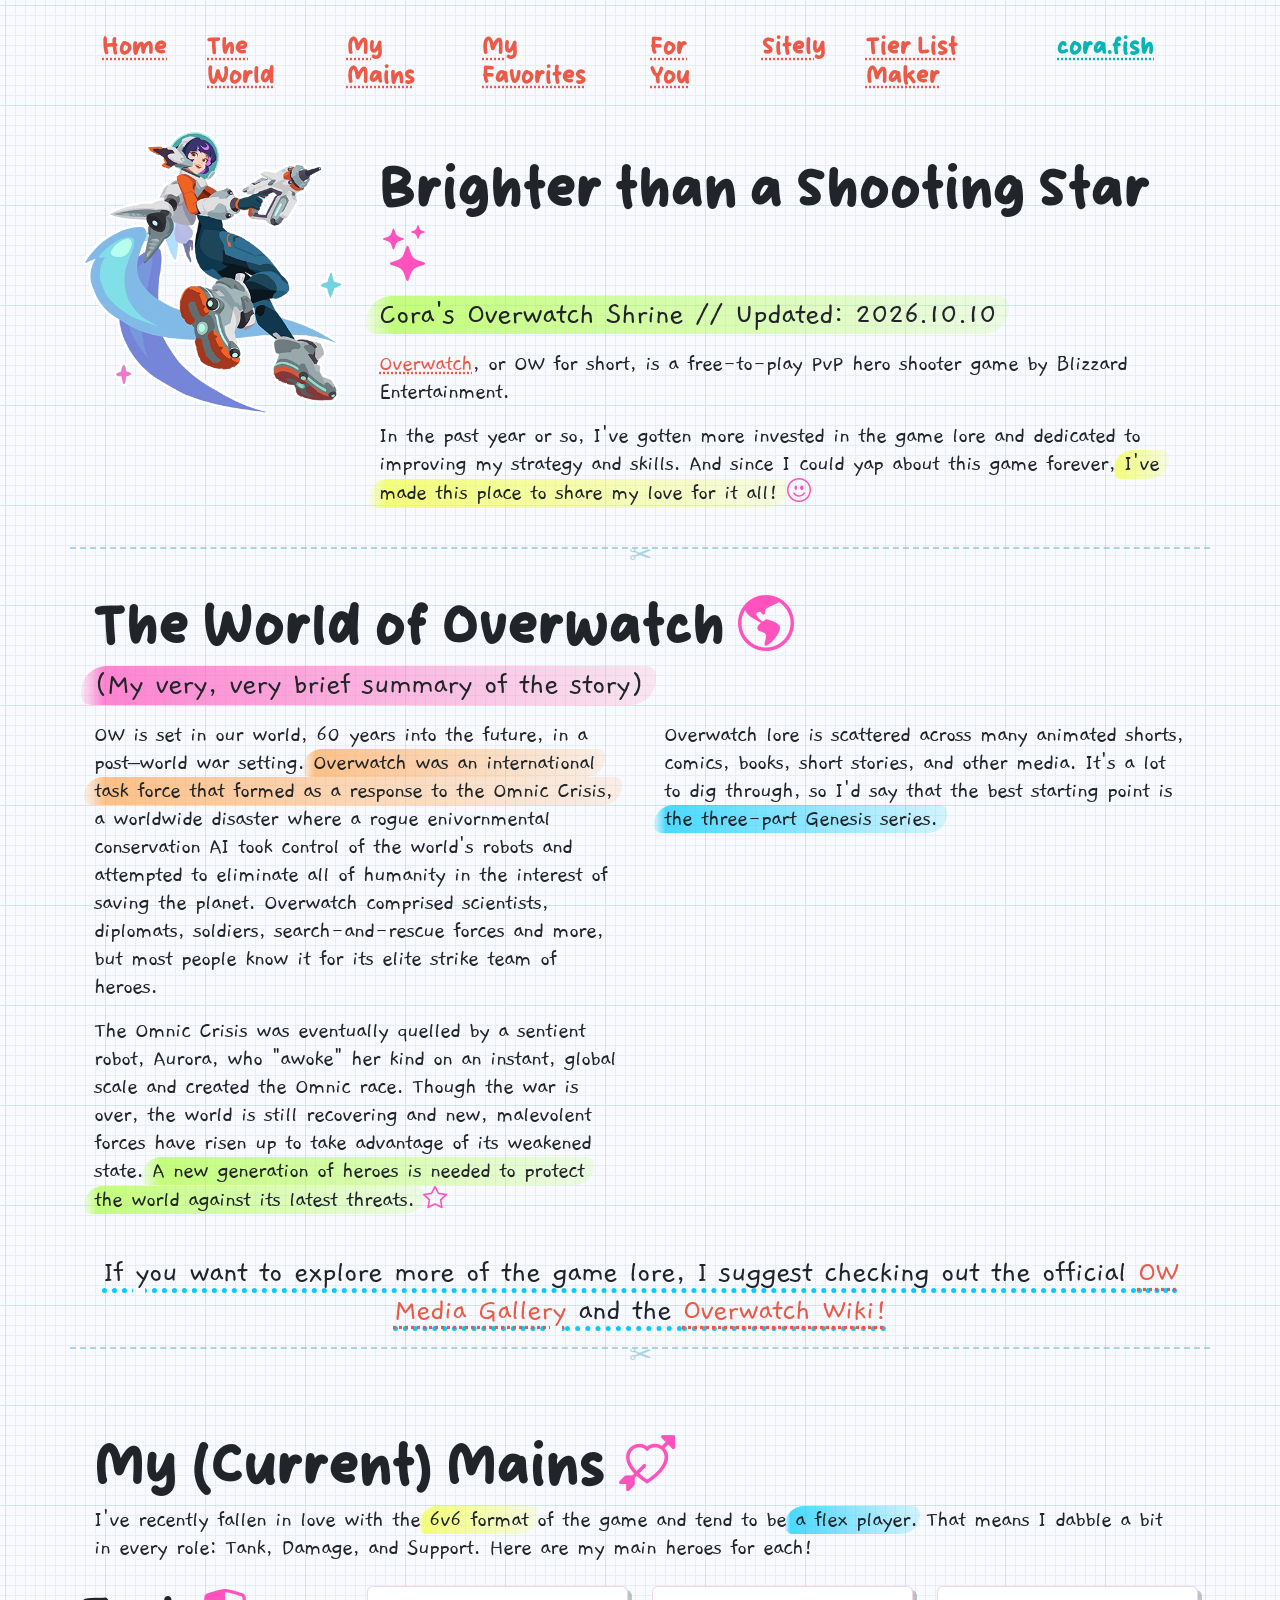
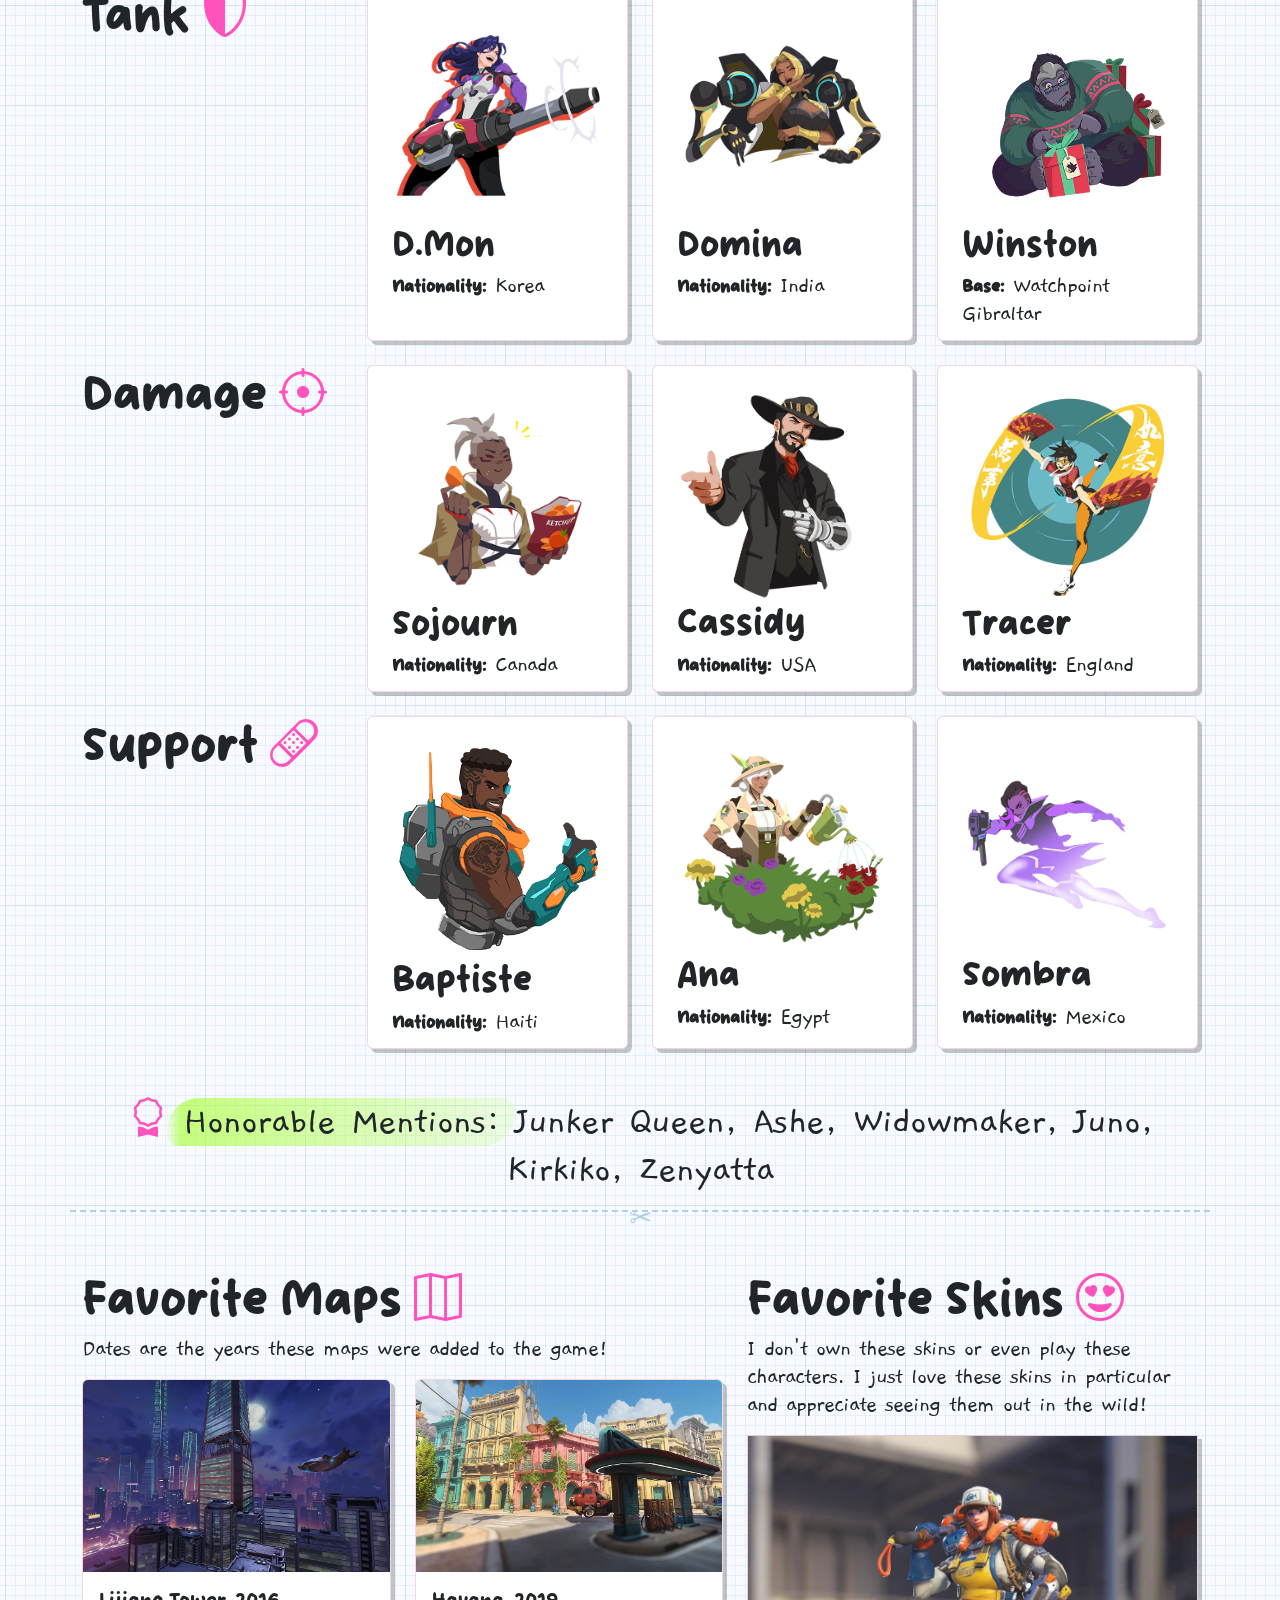
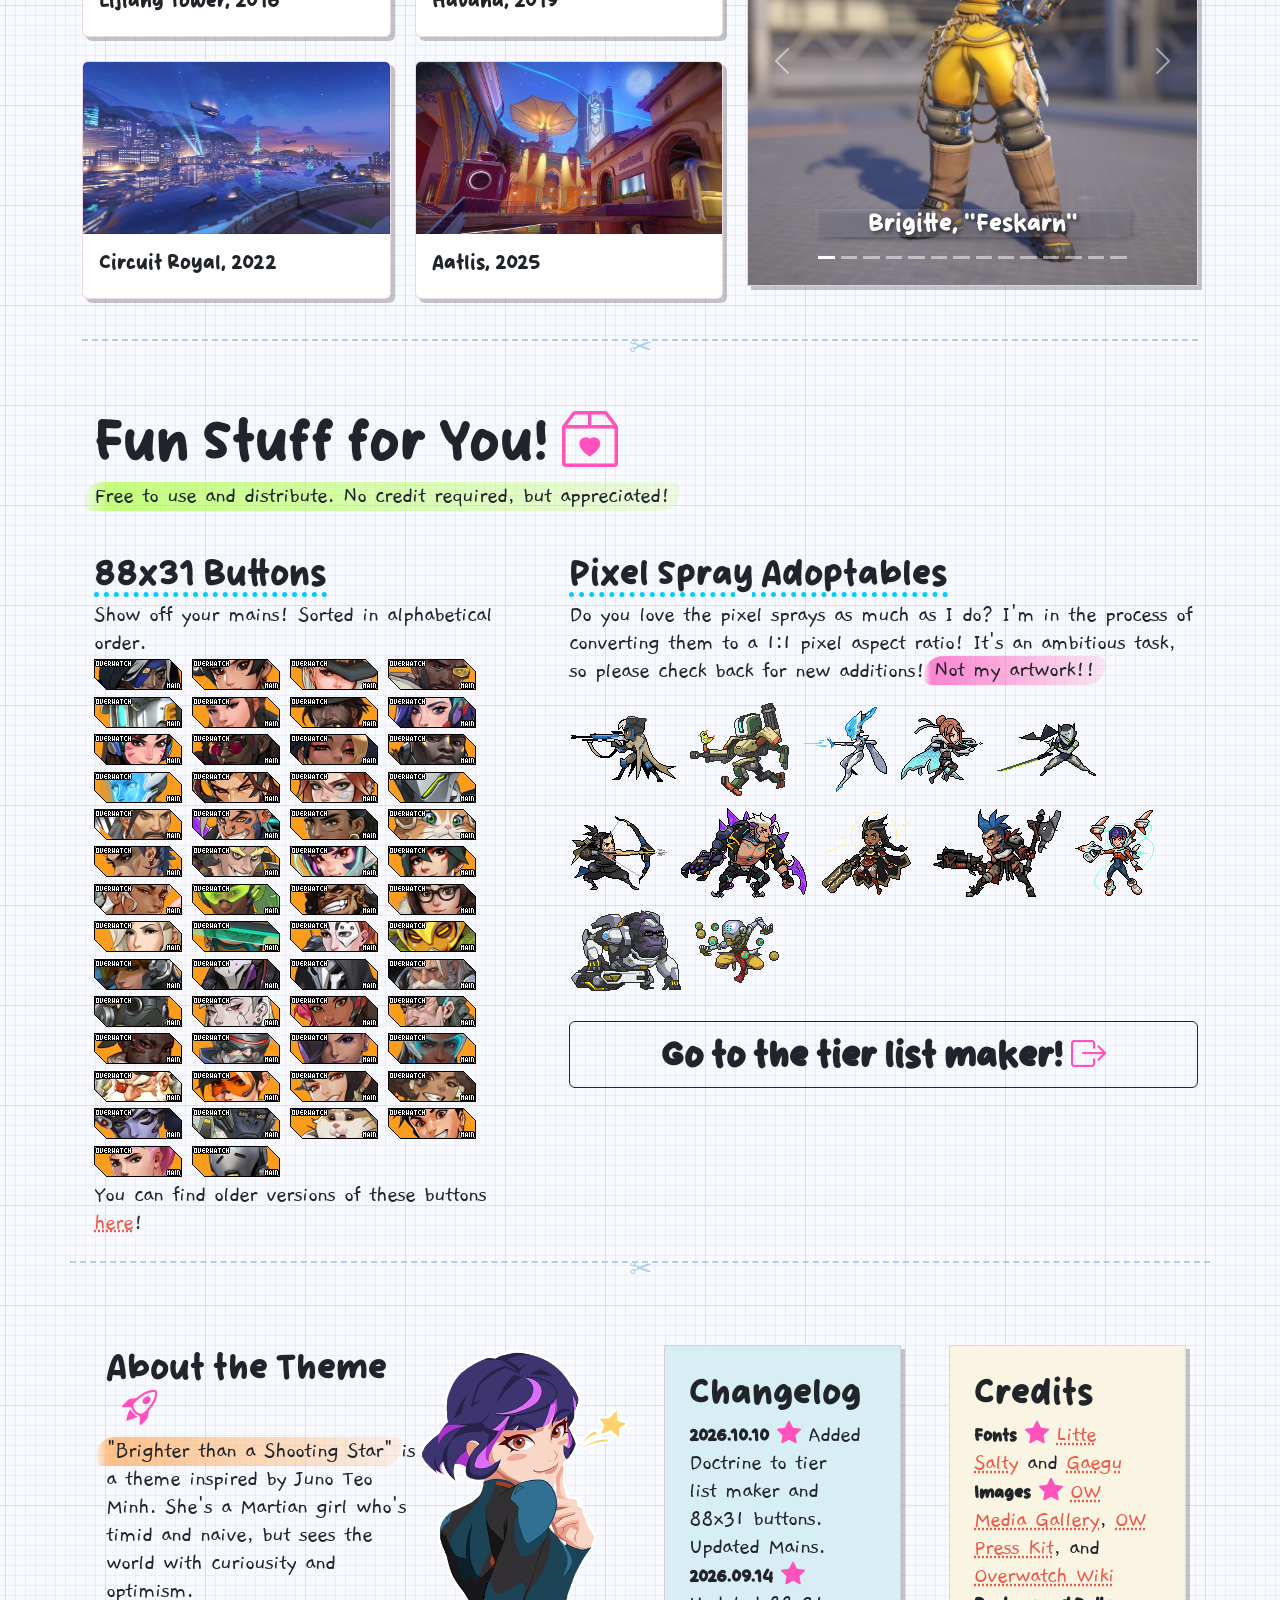
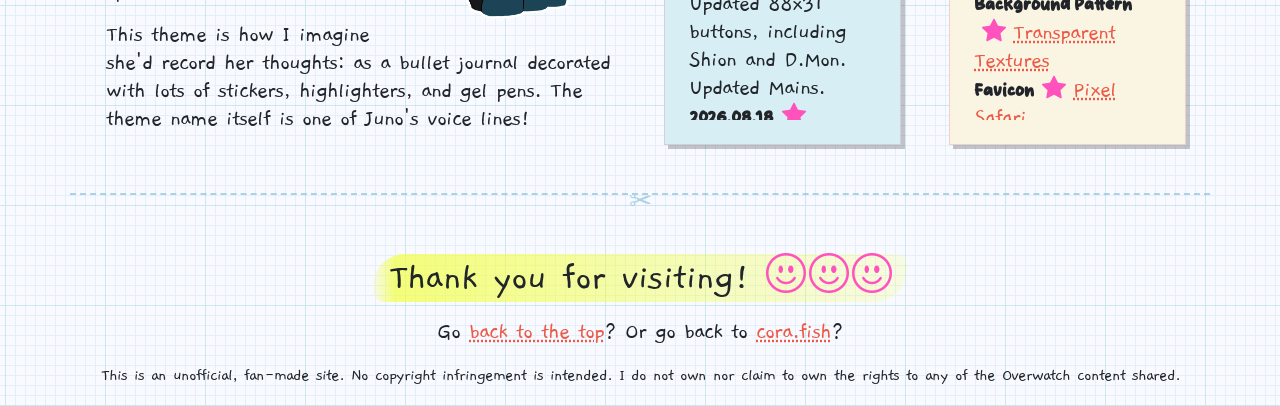
<file: index.html>
<!DOCTYPE html>
<html lang="en" data-bs-theme="light">
  <head>
    <meta charset="UTF-8">
    <meta name="viewport" content="width=device-width, initial-scale=1.0">
    <title>heroes | an overwatch shrine</title>
    <meta property="og:title" content="heroes | an overwatch shrine">
    <meta property="og:type" content="website" />
    <meta property="og:image" content="images\pixelsafari_stars_shooting.gif">
    <meta property="og:url" content="https://heroes.cora.fish">
    <meta property="og:description" content="cora's overwatch shrine">
    <link rel="icon" type="image/x-icon" href="images\pixelsafari_stars_shooting.gif">
    <link href="https://cdn.jsdelivr.net/npm/bootstrap@5.3.8/dist/css/bootstrap.min.css" rel="stylesheet" integrity="sha384-sRIl4kxILFvY47J16cr9ZwB07vP4J8+LH7qKQnuqkuIAvNWLzeN8tE5YBujZqJLB" crossorigin="anonymous">
    <link href="style/style.css" rel="stylesheet">
    <link rel="stylesheet" href="https://cdn.jsdelivr.net/npm/bootstrap-icons@1.13.1/font/bootstrap-icons.min.css">
    <script src="scripts/includes.js"></script>
    <script src="https://cdn.jsdelivr.net/npm/bootstrap@5.0.2/dist/js/bootstrap.bundle.min.js"></script>
  </head>
  <body>
        <div class="container min-vh-100">
            <div w3-include-html="nav.html"></div>
            <!--START HEADER-->
            <div class="row mt-4" id="home">
                <div class="col-lg-3 mb-4">
                    <img src="images/Spray_Juno_Star_Glider.png" class="sticker img-fluid" loading="lazy">
                </div>
                <div class="col-lg-9 p-4">
                    <h1>Brighter than a Shooting Star <i class="bi bi-stars"></i></h1>
                    <p class="display-5"><mark class="mark-green">Cora's Overwatch Shrine // Updated: 2026.10.10</mark></p>
                    <p><a href="https://overwatch.blizzard.com/en-us/">Overwatch</a>, or OW for short, is a free-to-play PvP hero shooter game by Blizzard Entertainment.</p>  
                    <p>In the past year or so, I've gotten more invested in the game lore and dedicated to improving my strategy and skills. And since I could yap about this game forever, <mark class="mark-yellow">I've made this place to share my love for it all!</mark> <i class="bi bi-emoji-smile"></i></p>  
                </div>
                <hr class="opacity-75 mb-0">
            </div>
            <!--END HEADER-->
            <!--START WORLDBUILDING-->
            <div class="row" id="world">
                <div class="col mt-0 mb-0 ps-4 pe-4">
                    <h1>The World of Overwatch <i class="bi bi-globe-americas"></i></h1>
                    <p class="display-5"><mark class="mark-pink">(My very, very brief summary of the story)</mark></p>
                </div>
            </div>
            <div class="row">
                <div class="col-lg-6 mt-0 mb-4 ps-4 pe-4">
                    <p>OW is set in our world, 60 years into the future, in a post&ndash;world war setting. <mark class="mark-orange">Overwatch was an international task force that formed as a response to the Omnic Crisis,</mark> a worldwide disaster where a rogue enivornmental conservation AI took control of the world's robots and attempted to eliminate all of humanity in the interest of saving the planet. Overwatch comprised scientists, diplomats, soldiers, search-and-rescue forces and more, but most people know it for its elite strike team of heroes.</p>
                    <p>The Omnic Crisis was eventually quelled by a sentient robot, Aurora, who "awoke" her kind on an instant, global scale and created the Omnic race. Though the war is over, the world is still recovering and new, malevolent forces have risen up to take advantage of its weakened state. <mark class="mark-green">A new generation of heroes is needed to protect the world against its latest threats.</mark> <i class="bi bi-star"></i></p>
                </div>
                <div class="col-lg-6 mt-0 mb-4 ps-4 pe-4">
                    <p>Overwatch lore is scattered across many animated shorts, comics, books, short stories, and other media. It's a lot to dig through, so I'd say that the best starting point is <mark class="mark-blue">the three-part Genesis series.</mark></p>
                    <div class="ratio ratio-16x9">
                    <iframe src="https://www.youtube.com/embed/a1rtqzDttrQ?si=wLhhvjJYKk1_24FN" title="YouTube video player" frameborder="0" allow="accelerometer; autoplay; clipboard-write; encrypted-media; gyroscope; picture-in-picture; web-share" referrerpolicy="strict-origin-when-cross-origin" allowfullscreen></iframe>
                    </div>
                </div>
                <p class="display-5 text-center"><u>If you want to explore more of the game lore, I suggest checking out the official <a href="https://overwatch.blizzard.com/en-us/media/">OW Media Gallery</a> and the <a href="https://overwatch.wiki">Overwatch Wiki!</a></u></p>
                <hr class="opacity-75">
            </div>
            <!--END WORLDBUILDING-->
            <!--START MAINS-->
            <div class="row" id="mains">
                <div class="col mt-0 p-4">
                    <h1>My (Current) Mains <i class="bi bi-arrow-through-heart"></i></h1>
                    <p class="mb-0">I've recently fallen in love with the <mark class="mark-yellow">6v6 format</mark> of the game and tend to be <mark class="mark-blue">a flex player</mark>. That means I dabble a bit in every role: Tank, Damage, and Support. Here are my main heroes for each!</p>
                </div>
            </div>
            <div class="row">
                <div class="col-lg-3 mb-4"><h2>Tank <i class="bi bi-shield-shaded"></i></h2></div>
                <div class="col-lg-3 mb-4">
                    <div class="pt-4 pb-2 ps-4 pe-4 h-100 card papershadow">
                        <img src="images/Spray_D.Mon_Shoot.png" class="sticker w-100" loading="lazy">
                        <h3>D.Mon</h3>
                        <p class="mb-1"><b>Nationality:</b> Korea</p>
                    </div>
                </div>
                <div class="col-lg-3 mb-4">
                    <div class="pt-4 pb-2 ps-4 pe-4 h-100 card papershadow">
                        <img src="images/Spray_Domina_Mocking_Domina.webp" class="sticker w-100" loading="lazy">
                        <h3>Domina</h3>
                        <p class="mb-1"><b>Nationality:</b> India</p>
                    </div>
                </div>
                <div class="col-lg-3 mb-4">
                    <div class="pt-4 pb-2 ps-4 pe-4 h-100 card papershadow">
                        <img src="images/Spray_Winston_Presents.png" class="sticker w-100" loading="lazy">
                        <h3>Winston</h3>
                        <p class="mb-1"><b>Base:</b> Watchpoint Gibraltar</p>
                    </div>
                </div>
            </div>
            <div class="row">
                <div class="col-lg-3 mb-4"><h2>Damage <i class="bi bi-crosshair"></i></h2></div>
                <div class="col-lg-3 mb-4">
                    <div class="pt-4 pb-2 ps-4 pe-4 h-100 card papershadow">
                        <img src="images\Spray_Sojourn_Ketchup_Chips.png" class="sticker w-100" loading="lazy">
                        <h3>Sojourn</h3>
                        <p class="mb-1"><b>Nationality:</b> Canada</p>
                    </div>
                </div>
                <div class="col-lg-3 mb-4">
                    <div class="pt-4 pb-2 ps-4 pe-4 h-100 card papershadow">
                        <img src="images/Spray_Cassidy_Bang_Bang.png" class="sticker w-85" loading="lazy">
                        <h3>Cassidy</h3>
                        <p class="mb-1"><b>Nationality:</b> USA</p>
                    </div>
                </div>
                <div class="col-lg-3 mb-4">
                    <div class="pt-4 pb-2 ps-4 pe-4 h-100 card papershadow">
                        <img src="images/Spray_Tracer_Fan_Dance.png" class="sticker w-100" loading="lazy">
                        <h3>Tracer</h3>
                        <p class="mb-1"><b>Nationality:</b> England</p>
                    </div>
                </div>
            </div>
            <div class="row">
                <div class="col-lg-3 mb-4"><h2>Support <i class="bi bi-bandaid"></i></h2></div>
                <div class="col-lg-3 mb-4">
                    <div class="pt-4 pb-2 ps-4 pe-4 h-100 card papershadow">
                        <img src="images/Spray_Baptiste_Hey_There.png" class="sticker w-100" loading="lazy">
                        <h3>Baptiste</h3>
                        <p class="mb-1"><b>Nationality:</b> Haiti</p>
                    </div>
                </div>
                <div class="col-lg-3 mb-4">
                    <div class="pt-4 pb-2 ps-4 pe-4 h-100 card papershadow">
                        <img src="images/Spray_Ana_Botanist.png" class="sticker w-100" loading="lazy">
                        <h3>Ana</h3>
                        <p class="mb-1"><b>Nationality:</b> Egypt</p>
                    </div>
                </div>
                <div class="col-lg-3 mb-4">
                    <div class="pt-4 pb-2 ps-4 pe-4 h-100 card papershadow">
                        <img src="images/Spray_Sombra_Illusive.webp" class="sticker w-100" loading="lazy">
                        <h3>Sombra</h3>
                        <p class="mb-1"><b>Nationality:</b> Mexico</p>
                    </div>
                </div>
            </div>
            <div class="row">
                <p class="display-4 text-center pt-4"><i class="bi bi-award pe-3"></i><mark class="mark-green">Honorable Mentions:</mark> Junker Queen, Ashe, Widowmaker, Juno, Kirkiko, Zenyatta</p>
                <hr class="opacity-75">
            </div>
            <!--END MAINS-->
            <!--START FAVORITES-->
            <div class="row" id="favorites">
                <div class="col-lg-7 mb-4">
                    <h2>Favorite Maps <i class="bi bi-map"></i></h2>
                    <p>Dates are the years these maps were added to the game!</p>
                    <div class="row row-cols-1 row-cols-md-2 g-4">
                        <div class="col">
                            <div class="card papershadow">
                            <img src="images/Maps_Lijiang_Tower.webp" class="card-img-top" alt="Loading screen for Midtown map" loading="lazy">
                            <div class="card-body">
                                <h5 class="card-title">Lijiang Tower, 2016</h5>
                            </div>
                            </div>
                        </div>
                        <div class="col">
                            <div class="card papershadow">
                            <img src="images/Maps_Havana.webp" class="card-img-top" alt="Loading screen for Havana map" loading="lazy">
                            <div class="card-body">
                                <h5 class="card-title">Havana, 2019</h5>
                            </div>
                            </div>
                        </div>
                        <div class="col">
                            <div class="card papershadow">
                            <img src="images/Maps_Circuit_Royal.webp" class="card-img-top" alt="Loading screen for Circuit Royale map" loading="lazy">
                            <div class="card-body">
                                <h5 class="card-title">Circuit Royal, 2022</h5>
                            </div>
                            </div>
                        </div>
                        <div class="col">
                            <div class="card papershadow">
                            <img src="images/Maps_Aatlis.webp" class="card-img-top" alt="Loading screen for Aatlis map" loading="lazy">
                            <div class="card-body">
                                <h5 class="card-title">Aatlis, 2025</h5>
                            </div>
                            </div>
                        </div>
                    </div>
                </div>
                <div class="col-lg-5 mb-4">
                    <h2>Favorite Skins <i class="bi bi-emoji-heart-eyes"></i></h2>
                    <p>I don't own these skins or even play these characters. I just love these skins in particular and appreciate seeing them out in the wild!
                    <div id="carouselExampleCaptions" class="carousel slide">
                    <div class="carousel-indicators">
                        <button type="button" data-bs-target="#carouselExampleCaptions" data-bs-slide-to="0" class="active" aria-current="true" aria-label="Slide 1"></button>
                        <button type="button" data-bs-target="#carouselExampleCaptions" data-bs-slide-to="1" aria-label="Slide 2"></button>
                        <button type="button" data-bs-target="#carouselExampleCaptions" data-bs-slide-to="2" aria-label="Slide 3"></button>
                        <button type="button" data-bs-target="#carouselExampleCaptions" data-bs-slide-to="3" aria-label="Slide 4"></button>
                        <button type="button" data-bs-target="#carouselExampleCaptions" data-bs-slide-to="4" aria-label="Slide 5"></button>
                        <button type="button" data-bs-target="#carouselExampleCaptions" data-bs-slide-to="5" aria-label="Slide 6"></button>
                        <button type="button" data-bs-target="#carouselExampleCaptions" data-bs-slide-to="6" aria-label="Slide 7"></button>
                        <button type="button" data-bs-target="#carouselExampleCaptions" data-bs-slide-to="7" aria-label="Slide 8"></button>
                        <button type="button" data-bs-target="#carouselExampleCaptions" data-bs-slide-to="8" aria-label="Slide 9"></button>
                        <button type="button" data-bs-target="#carouselExampleCaptions" data-bs-slide-to="9" aria-label="Slide 10"></button>
                        <button type="button" data-bs-target="#carouselExampleCaptions" data-bs-slide-to="10" aria-label="Slide 11"></button>
                        <button type="button" data-bs-target="#carouselExampleCaptions" data-bs-slide-to="11" aria-label="Slide 12"></button>
                        <button type="button" data-bs-target="#carouselExampleCaptions" data-bs-slide-to="12" aria-label="Slide 13"></button>
                        <button type="button" data-bs-target="#carouselExampleCaptions" data-bs-slide-to="13" aria-label="Slide 14"></button>
                    </div>
                    <div class="carousel-inner">
                        <div class="carousel-item active">
                        <img src="images/Skin_Brigitte_Feskarn.webp" class="d-block w-100" loading="lazy">
                            <div class="carousel-caption d-none d-md-block">
                                <h4 class="tape text-shadow">Brigitte, "Feskarn"</h4>
                            </div>
                        </div>
                        <div class="carousel-item">
                            <img src="images/Skin_Mei_Cloudy_Day.webp" class="d-block w-100" loading="lazy">
                            <div class="carousel-caption d-none d-md-block">
                                <h4 class="tape text-shadow">Mei, "Cloudy Day"</h4>
                            </div>
                        </div>
                        <div class="carousel-item">
                            <img src="images/Skin_Ashe_Raijin.webp" class="d-block w-100" loading="lazy">
                            <div class="carousel-caption d-none d-md-block">
                                <h4 class="tape text-shadow">Ashe, "Raijin"</h4>
                            </div>
                        </div>
                        <div class="carousel-item">
                        <img src="images/Skin_Baptiste_Funky.webp" class="d-block w-100" loading="lazy">
                            <div class="carousel-caption d-none d-md-block">
                                <h4 class="tape text-shadow">Baptiste, "Funky"</h4>
                            </div>
                        </div>
                        <div class="carousel-item">
                        <img src="images/Skin_Hanzo_Kyogisha.webp" class="d-block w-100" loading="lazy">
                            <div class="carousel-caption d-none d-md-block">
                                <h4 class="tape text-shadow">Hanzo, "Kyogisha"</h4>
                            </div>
                        </div>
                        <div class="carousel-item">
                        <img src="images/Skin_Bastion_Brick.webp" class="d-block w-100" loading="lazy">
                            <div class="carousel-caption d-none d-md-block">
                                <h4 class="tape text-shadow">Bastion, "Brick"</h4>
                            </div>
                        </div>
                        <div class="carousel-item">
                        <img src="images/Skin_Junker_Queen_Mob_Boss.webp" class="d-block w-100" loading="lazy">
                            <div class="carousel-caption d-none d-md-block">
                                <h4 class="tape text-shadow">Junker Queen, "Mob Boss"</h4>
                            </div>
                        </div>
                        <div class="carousel-item">
                        <img src="images/Skin_Doomfist_Funky.webp" class="d-block w-100" loading="lazy">
                            <div class="carousel-caption d-none d-md-block">
                                <h4 class="tape text-shadow">Doomfist, "Funky"</h4>
                            </div>
                        </div>
                        <div class="carousel-item">
                        <img src="images/Skin_Moira_Glam.webp" class="d-block w-100" loading="lazy">
                            <div class="carousel-caption d-none d-md-block">
                                <h4 class="tape text-shadow">Moira, "Glam"</h4>
                            </div>
                        </div>
                        <div class="carousel-item">
                        <img src="images/Skin_Orisa_Rubber_Ducky.webp" class="d-block w-100" loading="lazy">
                            <div class="carousel-caption d-none d-md-block">
                                <h4 class="tape text-shadow">Orisa, "Rubber Ducky"</h4>
                            </div>
                        </div>
                        <div class="carousel-item">
                        <img src="images/Skin_Sombra_Ninja.webp" class="d-block w-100" loading="lazy">
                            <div class="carousel-caption d-none d-md-block">
                                <h4 class="tape text-shadow">Sombra, "Ninja"</h4>
                            </div>
                        </div>
                        <div class="carousel-item">
                        <img src="images/Skin_Symmetra_Mermaid.webp" class="d-block w-100" loading="lazy">
                            <div class="carousel-caption d-none d-md-block">
                                <h4 class="tape text-shadow">Symmetra, "Mermaid"</h4>
                            </div>
                        </div>
                        <div class="carousel-item">
                        <img src="images/Skin_Wrecking_Ball_Crustacean.webp" class="d-block w-100" loading="lazy">
                            <div class="carousel-caption d-none d-md-block">
                                <h4 class="tape text-shadow">Wrecking Ball, "Crustacean"</h4>
                            </div>
                        </div>
                        <div class="carousel-item">
                        <img src="images/Skin_Tracer_Comic_Book.webp" class="d-block w-100" loading="lazy">
                            <div class="carousel-caption d-none d-md-block">
                                <h4 class="tape text-shadow">Tracer, "Comic Book"</h4>
                            </div>
                        </div>
                    </div>
                    <button class="carousel-control-prev" type="button" data-bs-target="#carouselExampleCaptions" data-bs-slide="prev">
                        <span class="carousel-control-prev-icon" aria-hidden="true"></span>
                        <span class="visually-hidden">Previous</span>
                    </button>
                    <button class="carousel-control-next" type="button" data-bs-target="#carouselExampleCaptions" data-bs-slide="next">
                        <span class="carousel-control-next-icon" aria-hidden="true"></span>
                        <span class="visually-hidden">Next</span>
                    </button>
                </div>
                </div>
            </div>         
            <hr class="opacity-75 mb-0">
            <!--END FAVORITES-->
            <!--START FOR YOU-->
            <div class="row" id="for-you">
                <div class="col mt-0 p-4">
                    <h1>Fun Stuff for You! <i class="bi bi-box2-heart"></i></h1>
                    <p><mark class="mark-green">Free to use and distribute. No credit required, but appreciated!</mark></p>
                </div>
            </div>
            <div class="row">
                <div class="col-lg-5 mb-4 ps-4">
                    <h3><u>88x31 Buttons</u></h3>
                    <p class="mb-0">Show off your mains! Sorted in alphabetical order.</p>
                    <img src="images\88x31_OW_ButtonV2_Ana.gif" alt="Ana 88x31 button" class="mb-1" loading="lazy">
                    <img src="images\88x31_OW_ButtonV2_Anran.gif" alt="Anran 88x31 button" class="mb-1" loading="lazy">
                    <img src="images\88x31_OW_ButtonV2_Ashe.gif" alt="Ashe 88x31 button" class="mb-1" loading="lazy">
                    <img src="images\88x31_OW_ButtonV2_Baptiste.gif" alt="Baptiste 88x31 button" class="mb-1" loading="lazy">
                    <img src="images\88x31_OW_ButtonV2_Bastion.gif" alt="Bastion 88x31 button" class="mb-1" loading="lazy">
                    <img src="images\88x31_OW_ButtonV2_Brigitte.gif" alt="Brigitte 88x31 button" class="mb-1" loading="lazy">
                    <img src="images\88x31_OW_ButtonV2_Cassidy.gif" alt="Cassidy 88x31 button" class="mb-1" loading="lazy">
                    <img src="images\88x31_OW_ButtonV2_D.Mon.gif" alt="D.Mon 88x31 button" class="mb-1" loading="lazy">
                    <img src="images\88x31_OW_ButtonV2_D.Va.gif" alt="D.Va 88x31 button" class="mb-1" loading="lazy">
                    <img src="images\88x31_OW_ButtonV2_Doctrine.gif" alt="Doctrine 88x31 button" class="mb-1" loading="lazy">
                    <img src="images\88x31_OW_ButtonV2_Domina.gif" alt="Domina 88x31 button" class="mb-1" loading="lazy">
                    <img src="images\88x31_OW_ButtonV2_Doomfist.gif" alt="Doomfist 88x31 button" class="mb-1" loading="lazy">
                    <img src="images\88x31_OW_ButtonV2_Echo.gif" alt="Echo 88x31 button" class="mb-1" loading="lazy">
                    <img src="images\88x31_OW_ButtonV2_Emre.gif" alt="Emre 88x31 button" class="mb-1" loading="lazy">
                    <img src="images\88x31_OW_ButtonV2_Freja.gif" alt="Freja 88x31 button" class="mb-1" loading="lazy">
                    <img src="images\88x31_OW_ButtonV2_Genji.gif" alt="Genji 88x31 button" class="mb-1" loading="lazy">
                    <img src="images\88x31_OW_ButtonV2_Hanzo.gif" alt="Hanzo 88x31 button" class="mb-1" loading="lazy"> 
                    <img src="images\88x31_OW_ButtonV2_Hazard.gif" alt="Hazard 88x31 button" class="mb-1" loading="lazy">
                    <img src="images\88x31_OW_ButtonV2_Illari.gif" alt="Illari 88x31 button" class="mb-1" loading="lazy">
                    <img src="images\88x31_OW_ButtonV2_JetpackCat.gif" alt="Jetpack Cat 88x31 button" class="mb-1" loading="lazy">
                    <img src="images\88x31_OW_ButtonV2_JunkerQueen.gif" alt="Junker Queen 88x31 button" class="mb-1" loading="lazy">
                    <img src="images\88x31_OW_ButtonV2_Junkrat.gif" alt="Junkrat 88x31 button" class="mb-1" loading="lazy">
                    <img src="images\88x31_OW_ButtonV2_Juno.gif" alt="Juno 88x31 button" class="mb-1" loading="lazy">
                    <img src="images\88x31_OW_ButtonV2_Kiriko.gif" alt="Kiriko 88x31 button" class="mb-1" loading="lazy">
                    <img src="images\88x31_OW_ButtonV2_Lifeweaver.gif" alt="Lifeweaver 88x31 button" class="mb-1" loading="lazy">
                    <img src="images\88x31_OW_ButtonV2_Lucio.gif" alt="Lucio 88x31 button" class="mb-1" loading="lazy">
                    <img src="images\88x31_OW_ButtonV2_Mauga.gif" alt="Mauga 88x31 button" class="mb-1" loading="lazy">
                    <img src="images\88x31_OW_ButtonV2_Mei.gif" alt="Mei 88x31 button" class="mb-1" loading="lazy">
                    <img src="images\88x31_OW_ButtonV2_Mercy.gif" alt="Mercy 88x31 button" class="mb-1" loading="lazy">
                    <img src="images\88x31_OW_ButtonV2_Mizuki.gif" alt="Mizuki 88x31 button" class="mb-1" loading="lazy">
                    <img src="images\88x31_OW_ButtonV2_Moira.gif" alt="Moira 88x31 button" class="mb-1" loading="lazy">
                    <img src="images\88x31_OW_ButtonV2_Orisa.gif" alt="Orisa 88x31 button" class="mb-1" loading="lazy">
                    <img src="images\88x31_OW_ButtonV2_Pharah.gif" alt="Pharah 88x31 button" class="mb-1" loading="lazy">
                    <img src="images\88x31_OW_ButtonV2_Ramattra.gif" alt="Ramattra 88x31 button" class="mb-1" loading="lazy">
                    <img src="images\88x31_OW_ButtonV2_Reaper.gif" alt="Reaper 88x31 button" class="mb-1" loading="lazy">
                    <img src="images\88x31_OW_ButtonV2_Reinhardt.gif" alt="Reinhardt 88x31 button" class="mb-1" loading="lazy">
                    <img src="images\88x31_OW_ButtonV2_Roadhog.gif" alt="Roadhog 88x31 button" class="mb-1" loading="lazy">
                    <img src="images\88x31_OW_ButtonV2_Shion.gif" alt="Shion 88x31 button" class="mb-1" loading="lazy">
                    <img src="images\88x31_OW_ButtonV2_Sierra.gif" alt="Sierra 88x31 button" class="mb-1" loading="lazy">
                    <img src="images\88x31_OW_ButtonV2_Sigma.gif" alt="Sigma 88x31 button" class="mb-1" loading="lazy">
                    <img src="images\88x31_OW_ButtonV2_Sojourn.gif" alt="Sojourn 88x31 button" class="mb-1" loading="lazy">
                    <img src="images\88x31_OW_ButtonV2_Soldier76.gif" alt="Soldier 76 88x31 button" class="mb-1" loading="lazy">
                    <img src="images\88x31_OW_ButtonV2_Sombra.gif" alt="Sombra 88x31 button" class="mb-1" loading="lazy">
                    <img src="images\88x31_OW_ButtonV2_Symmetra.gif" alt="Symmetra 88x31 button" class="mb-1" loading="lazy">
                    <img src="images\88x31_OW_ButtonV2_Torbjorn.gif" alt="Torbjorn 88x31 button" class="mb-1" loading="lazy">
                    <img src="images\88x31_OW_ButtonV2_Tracer.gif" alt="Tracer 88x31 button" class="mb-1" loading="lazy">
                    <img src="images\88x31_OW_ButtonV2_Vendetta.gif" alt="Vendetta 88x31 button" class="mb-1" loading="lazy">
                    <img src="images\88x31_OW_ButtonV2_Venture.gif" alt="Venture 88x31 button" class="mb-1" loading="lazy">
                    <img src="images\88x31_OW_ButtonV2_Widowmaker.gif" alt="Widowmaker 88x31 button" class="mb-1" loading="lazy">
                    <img src="images\88x31_OW_ButtonV2_Winston.gif" alt="Winston 88x31 button" class="mb-1" loading="lazy">
                    <img src="images\88x31_OW_ButtonV2_WreckingBall.gif" alt="Wrecking Ball 88x31 button" class="mb-1" loading="lazy">
                    <img src="images\88x31_OW_ButtonV2_Wuyang.gif" alt="Wuyang 88x31 button" class="mb-1" loading="lazy">
                    <img src="images\88x31_OW_ButtonV2_Zarya.gif" alt="Zarya 88x31 button" class="mb-1" loading="lazy">
                    <img src="images\88x31_OW_ButtonV2_Zenyatta.gif" alt="Zenyatta 88x31 button" class="mb-1" loading="lazy">
                    <p class="mb-0">You can find older versions of these buttons <a href="buttonsV1.html">here</a>!</p>
                </div>
                <div class="col-lg-7 mb-4 ps-4">
                    <h3><u>Pixel Spray Adoptables</u></h3>
                    <p class="mb-3">Do you love the pixel sprays as much as I do? I'm in the process of converting them to a 1:1 pixel aspect ratio! It's an ambitious task, so please check back for new additions! <mark class="mark-pink">Not my artwork!!</mark></p>
                    <img src="images/Pixel_Spray_Ana.gif" class="mb-1" alt="Ana pixel spray" loading="lazy">
                    <img src="images/Pixel_Spray_Bastion.gif" class="mb-1" alt="Bastion pixel spray" loading="lazy">
                    <img src="images/Pixel_Spray_Echo.gif" class="mb-1" alt="Echo pixel spray" loading="lazy">
                    <img src="images/Pixel_Spray_Freja.gif" class="mb-1" alt="Freja pixel spray" loading="lazy">
                    <img src="images/Pixel_Spray_Genji.gif" class="mb-1" alt="Genji pixel spray" loading="lazy">
                    <img src="images/Pixel_Spray_Hanzo.gif" class="mb-1" alt="Hanzo pixel spray" loading="lazy">
                    <img src="images/Pixel_Spray_Hazard.gif" class="mb-1" alt="Hazard pixel spray" loading="lazy">
                    <img src="images/Pixel_Spray_Illari.gif" class="mb-1" alt="Illari pixel spray" loading="lazy">
                    <img src="images/Pixel_Spray_Junker_Queen.gif" class="mb-1" alt="Junker Queen pixel spray" loading="lazy">
                    <img src="images/Pixel_Spray_Juno.gif" class="mb-1" alt="Icon-Juno pixel spray" loading="lazy">
                    <img src="images/Pixel_Spray_Winston.gif" class="mb-1" alt="Winston pixel spray" loading="lazy">
                    <img src="images/Pixel_Spray_Zenyatta.gif" class="mb-1" alt="Zenyatta pixel spray" loading="lazy">
                    <a href="tierlist.html"><button class="btn btn-outline-dark w-100 mt-4 h3 fw-bold">Go to the tier list maker! <i class="bi bi-box-arrow-right"></i></button></a>
                </div>
                <hr class="opacity-75">
            </div>
            <!--END FOR YOU-->
            <!--START SITELY-->
            <div class="row" id="sitely">
                <div class="col-lg-6 mb-4">
                    <div class="ps-4 pt-4">
                        <img src="images/Spray_Juno_Star_Girl.png" class="sticker w-40 float-end" loading="lazy">
                        <h3>About the Theme<i class="bi bi-rocket-takeoff ms-3"></i></h3>
                        <p><mark class="mark-orange">"Brighter than a Shooting Star"</mark> is a theme inspired by Juno Teo Minh. She's a Martian girl who's timid and naive, but sees the world with curiousity and optimism.</p> 
                        <p>This theme is how I imagine she'd record her thoughts: as a bullet journal decorated with lots of stickers, highlighters, and gel pens. The theme name itself is one of Juno's voice lines!</p>
                    </div>
                </div>
                <div class="col-lg-3 mb-4 p-4">
                    <div class="bg-blue papershadow p-4">
                        <h3>Changelog</h3>
                        <div class="pe-3" style="height: 300px; overflow: scroll;">
                            <p class="mb-0"><b>2026.10.10</b><i class="bi bi-star-fill ms-2 me-2"></i>Added Doctrine to tier list maker and 88x31 buttons. Updated Mains.</p>
                            <p class="mb-0"><b>2026.09.14</b><i class="bi bi-star-fill ms-2 me-2"></i>Updated 88x31 buttons, including Shion and D.Mon. Updated Mains.</p>
                            <p class="mb-0"><b>2026.08.18</b><i class="bi bi-star-fill ms-2 me-2"></i>Updated tier list maker. Updated My Mains. Updated links to OW Wiki.</p>
                            <p class="mb-0"><b>2026.08.04</b><i class="bi bi-star-fill ms-2 me-2"></i>Added Shion to tier list maker</p>
                            <p class="mb-0"><b>2026.05.24</b><i class="bi bi-star-fill ms-2 me-2"></i>Added pixel sprays: Freja, Hazard, Illari, Junker Queen, Juno, Zenyatta</p>
                            <p class="mb-0"><b>2026.05.19</b><i class="bi bi-star-fill ms-2 me-2"></i>Migrated shrine to standalone site</p>
                            <p class="mb-0"><b>2026.04.26</b><i class="bi bi-star-fill ms-2 me-2"></i>Added Sierra to tier list maker and 88x31 buttons</p>
                            <p class="mb-0"><b>2026.02.22</b><i class="bi bi-star-fill ms-2 me-2"></i>Changed all instances of "Overwatch 2" to "Overwatch", added new heroes to tier list, updated all 88x31 buttons</p>
                            <p class="mb-0"><b>2026.01.22</b><i class="bi bi-star-fill ms-2 me-2"></i>Added Winston and Bastion pixels</p>
                            <p class="mb-0"><b>2025.12.01</b><i class="bi bi-star-fill ms-2 me-2"></i>Added Vendetta to tier list maker</p>
                            <p class="mb-0"><b>2025.11.26</b><i class="bi bi-star-fill ms-2 me-2"></i>Added Ana and Hanzo pixels</p>
                            <p class="mb-0"><b>2025.11.13</b><i class="bi bi-star-fill ms-2 me-2"></i>Created shrine!</p>
                        </div>
                    </div>
                </div>
                <div class="col-lg-3 mb-4 p-4">
                    <div class="bg-yellow papershadow p-4">
                        <h3>Credits</h3>
                        <div class="pe-3" style="height: 300px; overflow: scroll;">
                            <p class="mb-0"><b>Fonts</b><i class="bi bi-star-fill ms-2 me-2"></i><a href="https://www.dafont.com/litte-salty.font">Litte Salty</a> and <a href="https://www.fontsquirrel.com/fonts/gaegu">Gaegu</a></p>
                            <p class="mb-0"><b>Images</b><i class="bi bi-star-fill ms-2 me-2"></i><a href="https://overwatch.blizzard.com/en-us/media/">OW Media Gallery</a>, <a href="https://blizzard.gamespress.com/en/Overwatch-2">OW Press Kit</a>, and <a href="https://overwatch.wiki">Overwatch Wiki</a></p>
                            <p class="mb-0"><b>Background Pattern</b><i class="bi bi-star-fill ms-2 me-2"></i><a href="https://www.transparenttextures.com/">Transparent Textures</a></p>
                            <p class="mb-0"><b>Favicon</b><i class="bi bi-star-fill ms-2 me-2"></i><a href="https://pixelsafari.neocities.org/">Pixel Safari</a></p>
                            <p class="mb-0"><b>Tier List Code</b><i class="bi bi-star-fill ms-2 me-2"></i><a href="https://github.com/Procedurally-Generated-Human/Tier-List-Maker">Procedurally-Generated Human</a></p>
                        </div>
                    </div>
                </div>
                <hr class="opacity-75">
            </div>
            <!--END SITELY-->
            <div w3-include-html="footer.html"></div>
        </div>
        <script>includeHTML();</script>
    </body>
</html>
</file>
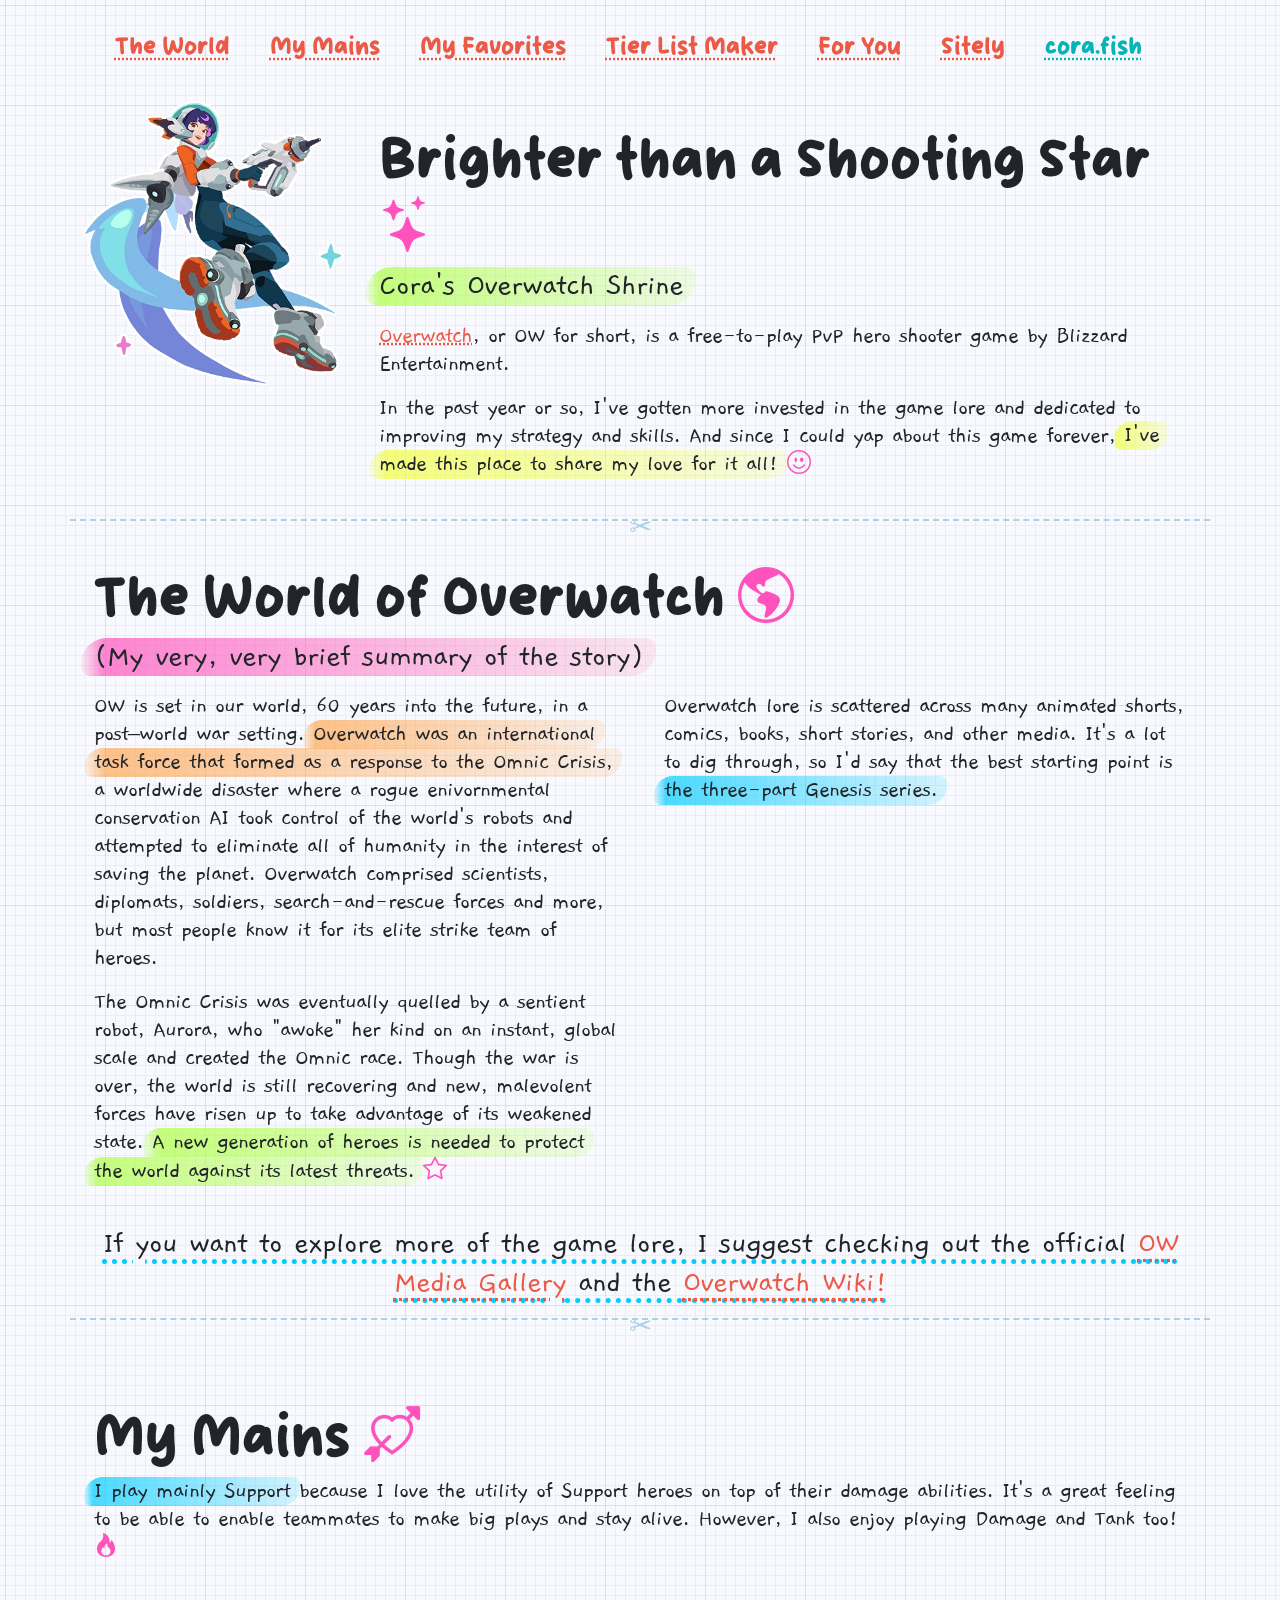
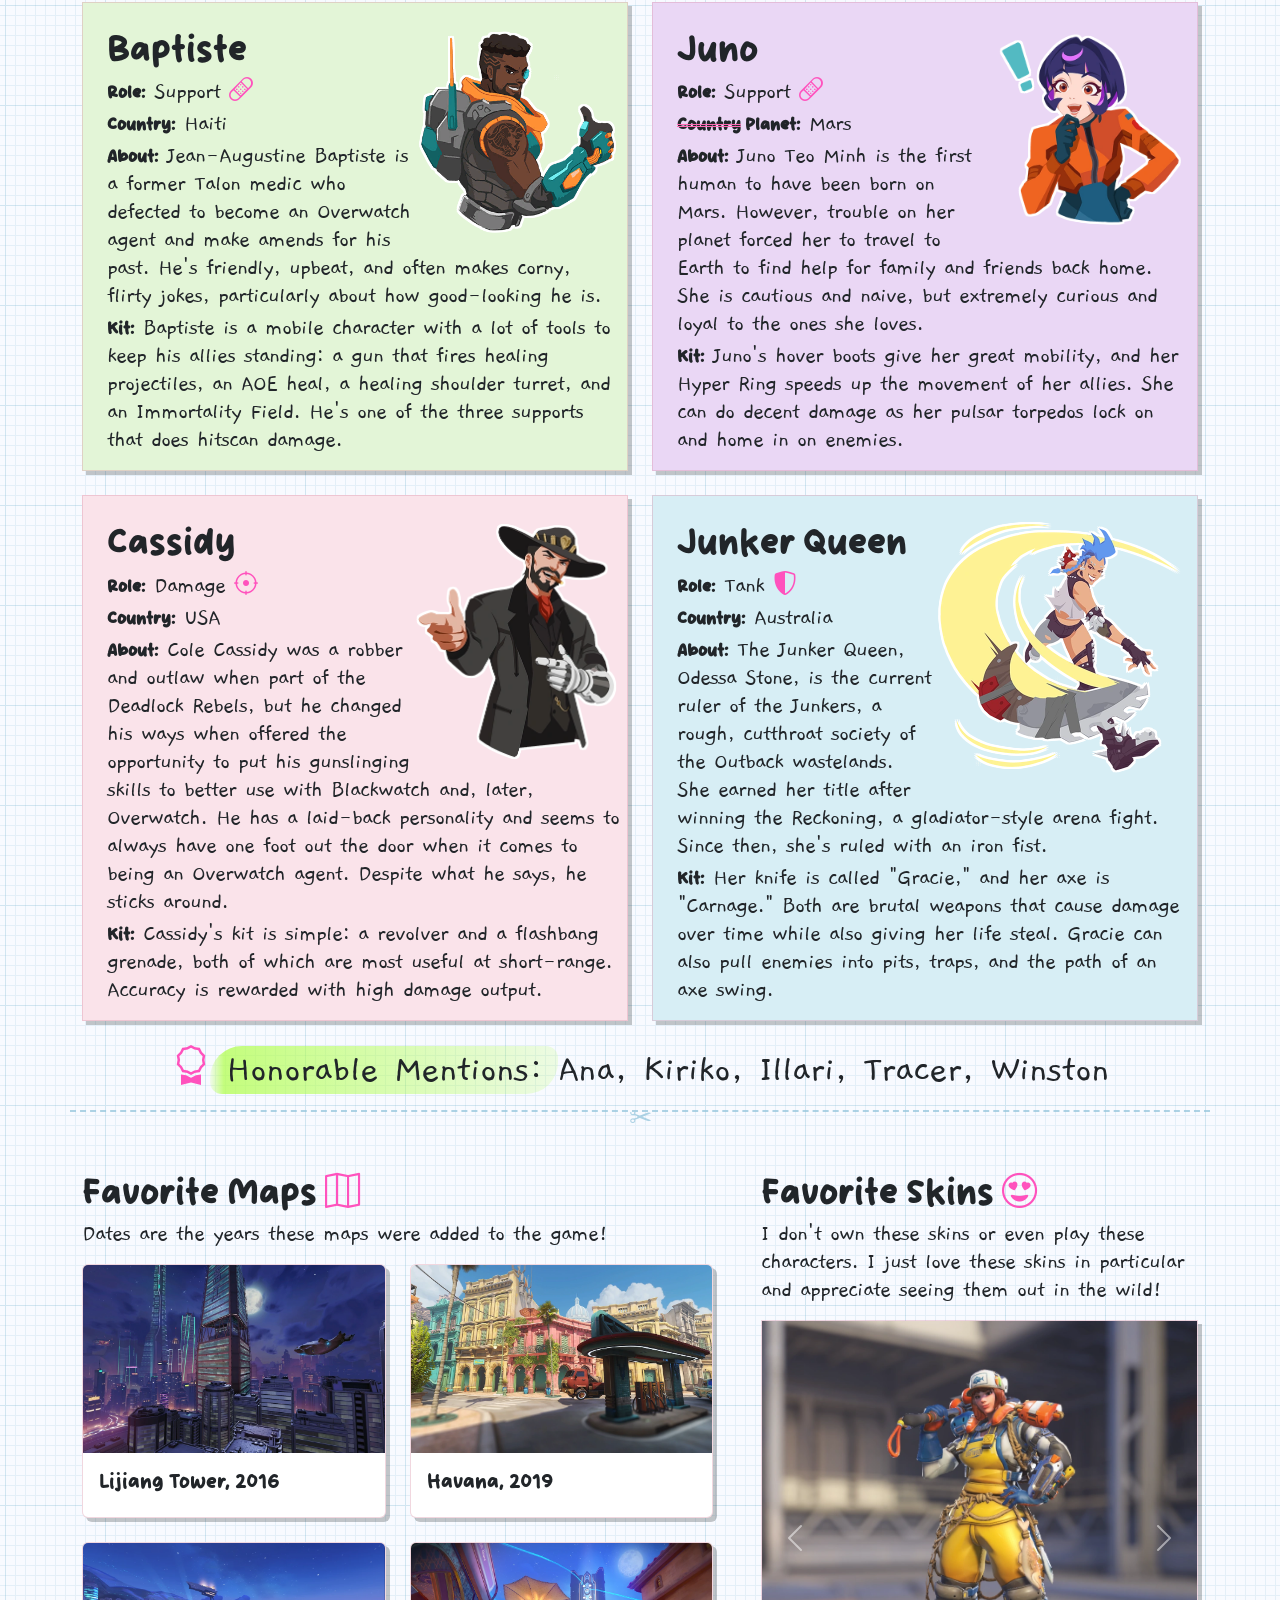
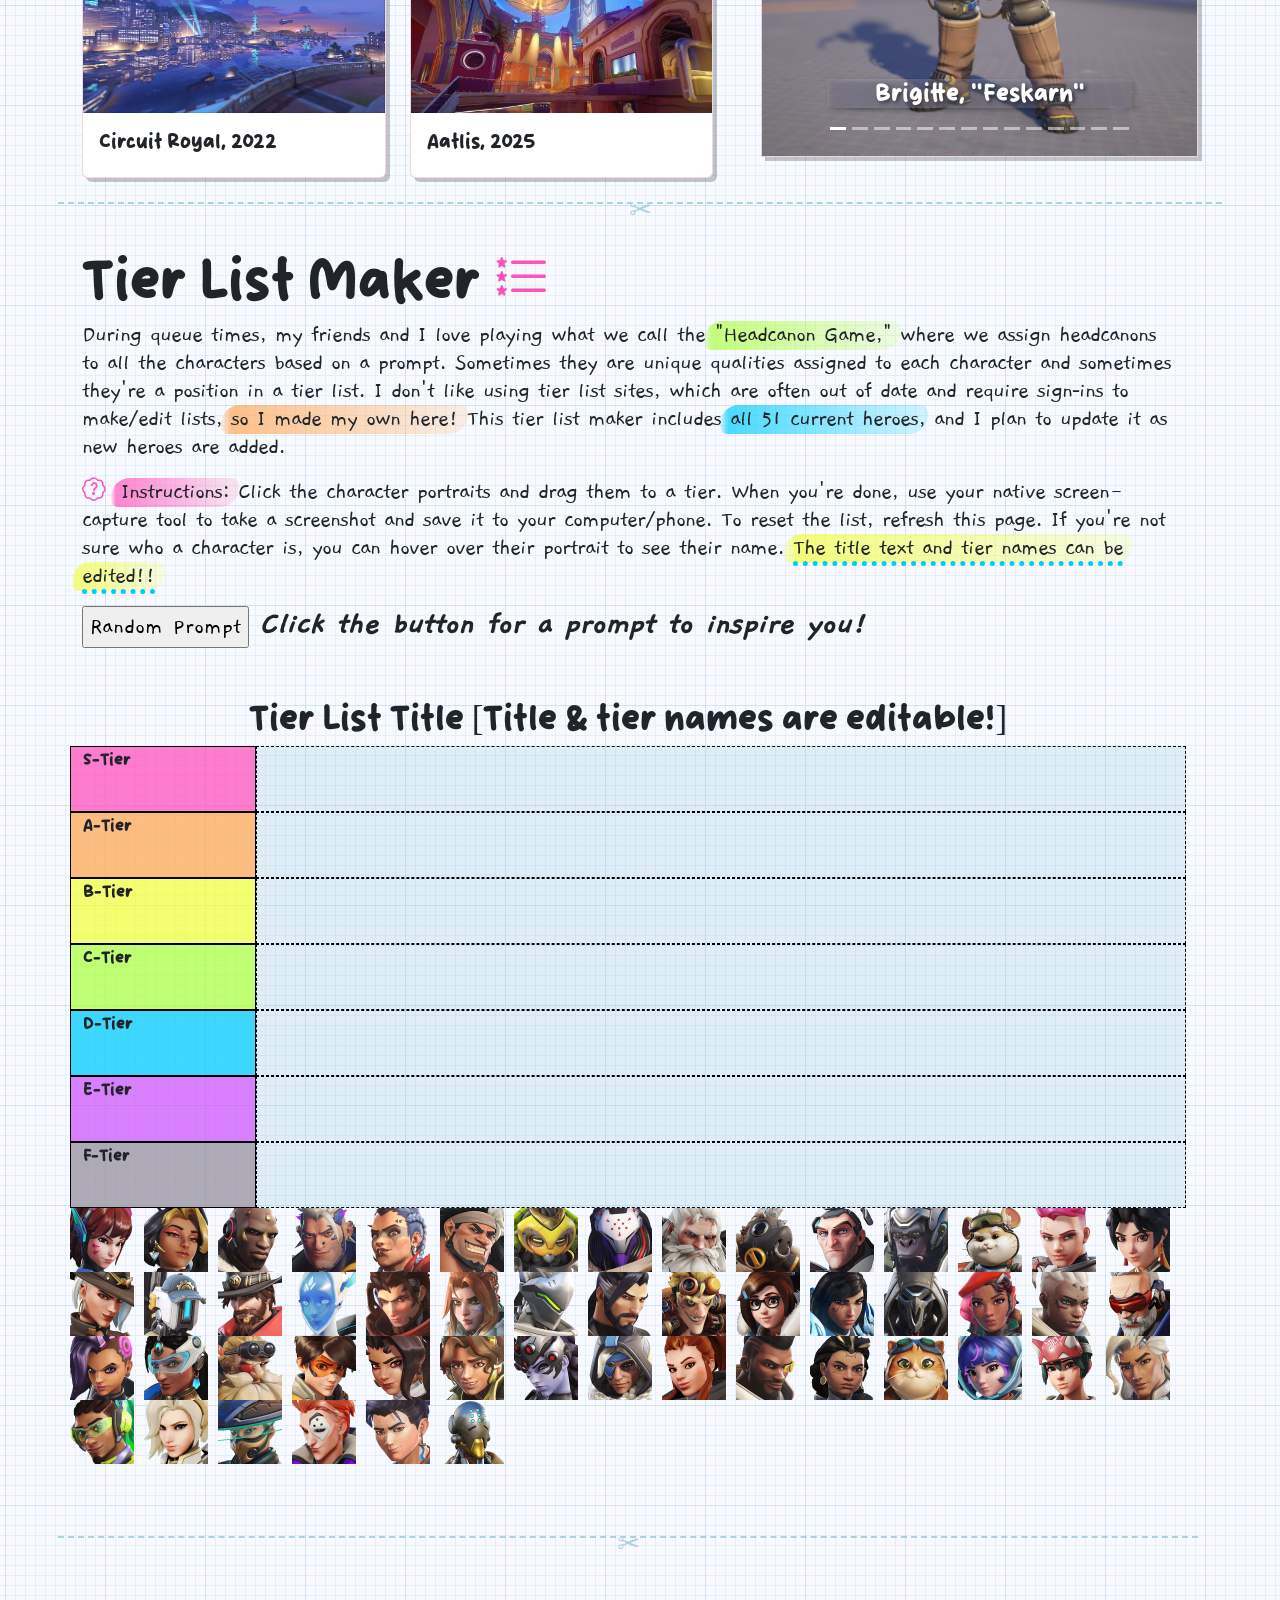
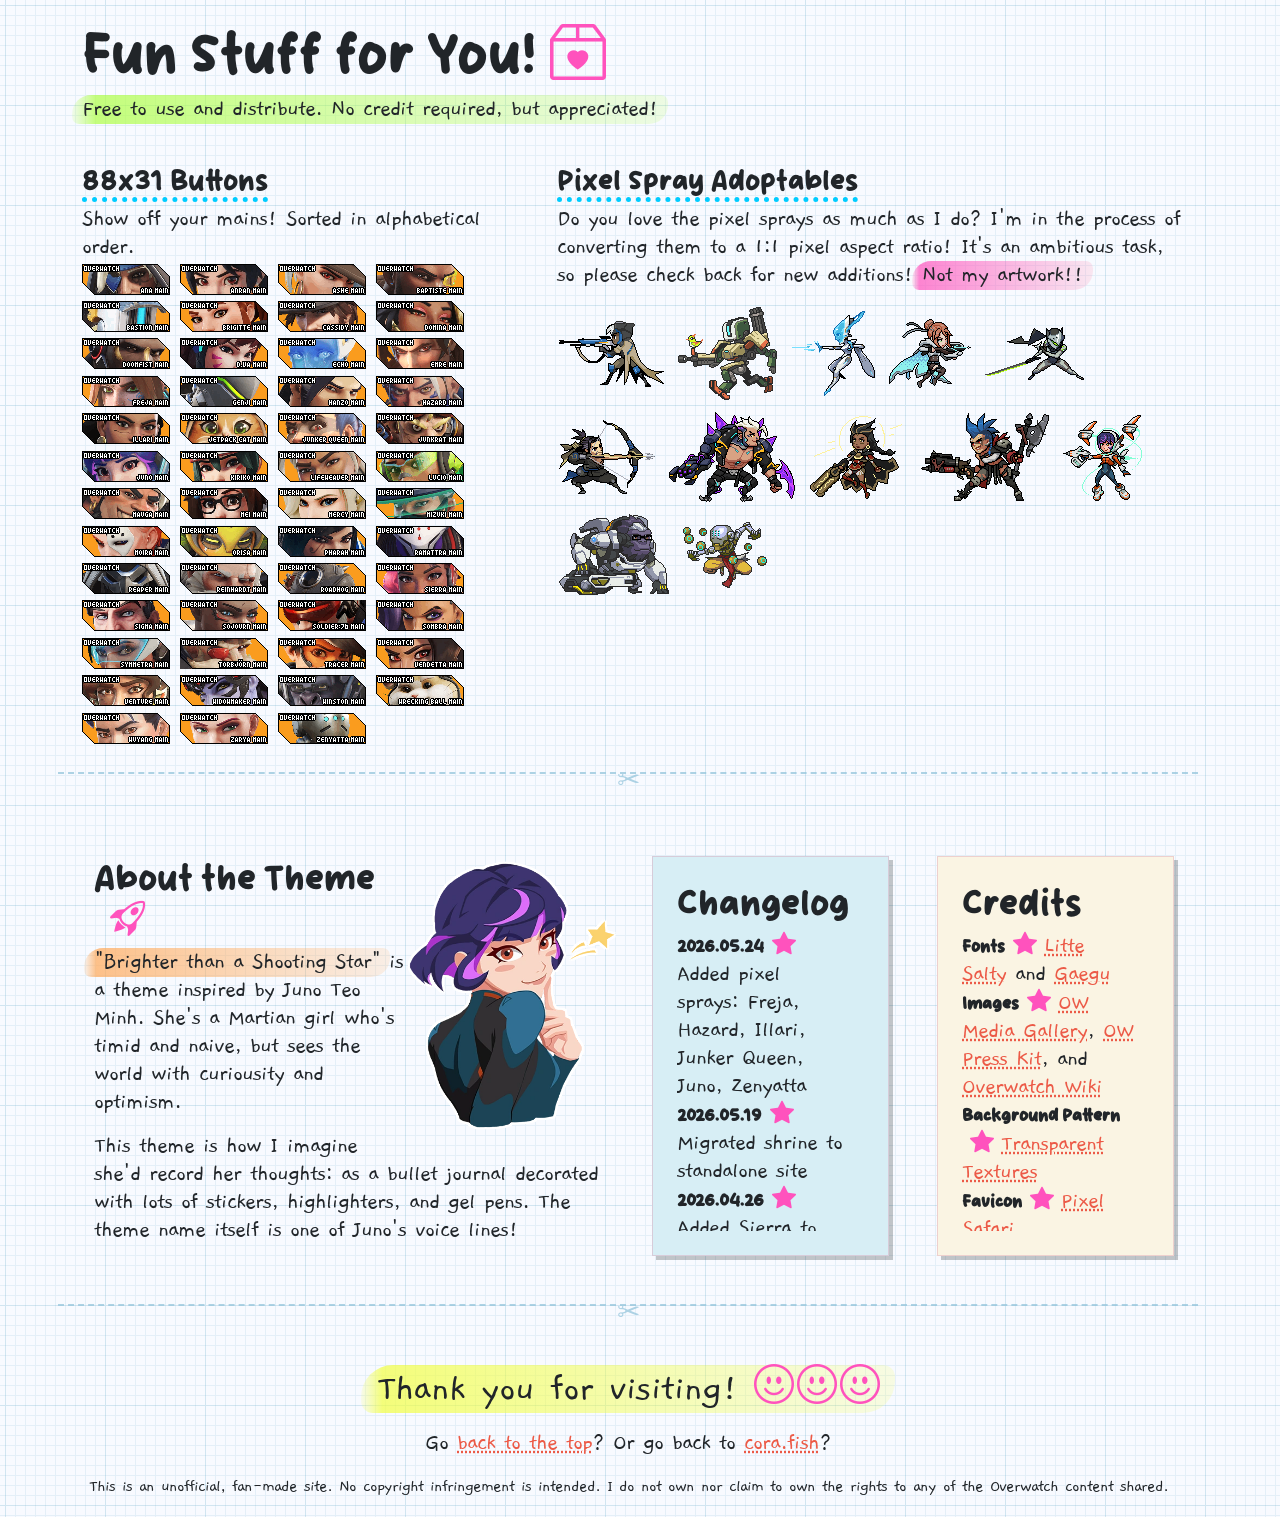
<file: public/index.html>
<!DOCTYPE html>
<html lang="en" data-bs-theme="light">
  <head>
    <meta charset="UTF-8">
    <meta name="viewport" content="width=device-width, initial-scale=1.0">
    <title>heroes | an overwatch shrine</title>
    <meta property="og:title" content="heroes | an overwatch shrine">
    <meta property="og:type" content="website" />
    <meta property="og:image" content="images\pixelsafari_stars_shooting.gif">
    <meta property="og:url" content="https://heroes.cora.fish">
    <meta property="og:description" content="cora's overwatch shrine">
    <link rel="icon" type="image/x-icon" href="images\pixelsafari_stars_shooting.gif">
    <link href="https://cdn.jsdelivr.net/npm/bootstrap@5.3.8/dist/css/bootstrap.min.css" rel="stylesheet" integrity="sha384-sRIl4kxILFvY47J16cr9ZwB07vP4J8+LH7qKQnuqkuIAvNWLzeN8tE5YBujZqJLB" crossorigin="anonymous">
    <link href="style/style.css" rel="stylesheet">
    <link rel="stylesheet" href="https://cdn.jsdelivr.net/npm/bootstrap-icons@1.13.1/font/bootstrap-icons.min.css">
    <script src="https://cdn.jsdelivr.net/npm/bootstrap@5.0.2/dist/js/bootstrap.bundle.min.js"></script>
  </head>
  <body>
        <div class="container min-vh-100">
            <nav class="navbar navbar-expand-lg mt-3 mb-3">
                <div class="container">
                    <button class="navbar-toggler" type="button" data-bs-toggle="collapse" data-bs-target="#main-menu" aria-controls="main-menu" aria-expanded="false" aria-label="Toggle navigation">
                    <span class="navbar-toggler-icon"></span>
                    </button>
                    <div class="collapse navbar-collapse justify-content-center" id="main-menu">
                    <ul class="navbar-nav">
                        <li class="nav-item">
                        <a class="nav-link h3 me-4 pb-0" href="#world">The World</a>
                        </li>
                        <li class="nav-item">
                        <a class="nav-link h3 me-4 pb-0" href="#mains">My Mains</a>
                        </li>
                        <li class="nav-item">
                        <a class="nav-link h3 me-4 pb-0" href="#favorites">My Favorites</a>
                        </li>
                        <li class="nav-item">
                        <a class="nav-link h3 me-4 pb-0" href="#tierlists">Tier List Maker</a>
                        </li>
                        <li class="nav-item">
                        <a class="nav-link h3 me-4 pb-0" href="#for-you">For You</a>
                        </li>
                        <li class="nav-item">
                        <a class="nav-link h3 me-4 pb-0" href="#sitely">Sitely</a>
                        </li>
                        <li class="nav-item">
                        <a class="nav-link corafish h3 me-4 pb-0" href="https://cora.fish/">cora.fish</a>
                        </li>
                    </ul>
                    </div>
                </div>
            </nav>
            <!--START HEADER-->
<div class="row mt-4" id="home">
    <div class="col-lg-3 mb-4">
        <img src="images/Spray_Juno_Star_Glider.png" class="sticker img-fluid" loading="lazy">
    </div>
    <div class="col-lg-9 p-4">
        <h1>Brighter than a Shooting Star <i class="bi bi-stars"></i></h1>
        <p class="display-5"><mark class="mark-green">Cora's Overwatch Shrine</mark></p>
        <p><a href="https://overwatch.blizzard.com/en-us/">Overwatch</a>, or OW for short, is a free-to-play PvP hero shooter game by Blizzard Entertainment.</p>  
        <p>In the past year or so, I've gotten more invested in the game lore and dedicated to improving my strategy and skills. And since I could yap about this game forever, <mark class="mark-yellow">I've made this place to share my love for it all!</mark> <i class="bi bi-emoji-smile"></i></p>  
    </div>
    <hr class="opacity-75 mb-0">
</div>
<!--END HEADER-->
<!--START WORLDBUILDING-->
<div class="row" id="world">
    <div class="col mt-0 mb-0 ps-4 pe-4">
        <h1>The World of Overwatch <i class="bi bi-globe-americas"></i></h1>
        <p class="display-5"><mark class="mark-pink">(My very, very brief summary of the story)</mark></p>
    </div>
</div>
<div class="row">
    <div class="col-lg-6 mt-0 mb-4 ps-4 pe-4">
        <p>OW is set in our world, 60 years into the future, in a post&ndash;world war setting. <mark class="mark-orange">Overwatch was an international task force that formed as a response to the Omnic Crisis,</mark> a worldwide disaster where a rogue enivornmental conservation AI took control of the world's robots and attempted to eliminate all of humanity in the interest of saving the planet. Overwatch comprised scientists, diplomats, soldiers, search-and-rescue forces and more, but most people know it for its elite strike team of heroes.</p>
        <p>The Omnic Crisis was eventually quelled by a sentient robot, Aurora, who "awoke" her kind on an instant, global scale and created the Omnic race. Though the war is over, the world is still recovering and new, malevolent forces have risen up to take advantage of its weakened state. <mark class="mark-green">A new generation of heroes is needed to protect the world against its latest threats.</mark> <i class="bi bi-star"></i></p>
    </div>
    <div class="col-lg-6 mt-0 mb-4 ps-4 pe-4">
        <p>Overwatch lore is scattered across many animated shorts, comics, books, short stories, and other media. It's a lot to dig through, so I'd say that the best starting point is <mark class="mark-blue">the three-part Genesis series.</mark></p>
        <div class="ratio ratio-16x9">
        <iframe src="https://www.youtube.com/embed/a1rtqzDttrQ?si=wLhhvjJYKk1_24FN" title="YouTube video player" frameborder="0" allow="accelerometer; autoplay; clipboard-write; encrypted-media; gyroscope; picture-in-picture; web-share" referrerpolicy="strict-origin-when-cross-origin" allowfullscreen></iframe>
        </div>
    </div>
    <p class="display-5 text-center"><u>If you want to explore more of the game lore, I suggest checking out the official <a href="https://overwatch.blizzard.com/en-us/media/">OW Media Gallery</a> and the <a href="https://overwatch.fandom.com/wiki/Overwatch_Wiki">Overwatch Wiki!</a></u></p>
    <hr class="opacity-75">
</div>
<!--END WORLDBUILDING-->
<!--START MAINS-->
<div class="row" id="mains">
    <div class="col mt-0 p-4">
        <h1>My Mains <i class="bi bi-arrow-through-heart"></i></h1>
        <p><mark class="mark-blue">I play mainly Support</mark> because I love the utility of Support heroes on top of their damage abilities. It's a great feeling to be able to enable teammates to make big plays and stay alive.  However, I also enjoy playing Damage and Tank too! <i class="bi bi-fire"></i></p>
    </div>
</div>
<div class="row">
    <div class="col-lg-6 mb-4">
        <div class="pt-4 ps-4 pe-2 bg-green papershadow h-100">
            <img src="images/Spray_Baptiste_Hey_There.png" class="sticker w-40 float-end" loading="lazy">
            <h2>Baptiste</h2>
            <p class="mb-1"><b>Role:</b> Support <i class="bi bi-bandaid"></i></p>
            <p class="mb-1"><b>Country:</b> Haiti</p>
            <p class="mb-1"><b>About:</b> Jean-Augustine Baptiste is a former Talon medic who defected to become an Overwatch agent and make amends for his past. He's friendly, upbeat, and often makes corny, flirty jokes, particularly about how good-looking he is.</p>
            <p><b>Kit:</b> Baptiste is a mobile character with a lot of tools to keep his allies standing: a gun that fires healing projectiles, an AOE heal, a healing shoulder turret, and an Immortality Field. He's one of the three supports that does hitscan damage.</p>
        </div>
    </div>
    <div class="col-lg-6 mb-4">
        <div class="pt-4 ps-4 pe-2 bg-purple papershadow h-100">
            <img src="images/Spray_Juno_Discovery.png" class="sticker w-40 float-end" loading="lazy">
            <h2>Juno</h2>
            <p class="mb-1"><b>Role:</b> Support <i class="bi bi-bandaid"></i></p>
            <p class="mb-1"><b><del style="text-decoration-style: double; text-decoration-color: hotpink;">Country</del> Planet:</b> Mars</p>
            <p class="mb-1"><b>About:</b> Juno Teo Minh is the first human to have been born on Mars. However, trouble on her planet forced her to travel to Earth to find help for family and friends back home. She is cautious and naive, but extremely curious and loyal to the ones she loves.</p>
            <p><b>Kit:</b> Juno's hover boots give her great mobility, and her Hyper Ring speeds up the movement of her allies. She can do decent damage as her pulsar torpedos lock on and home in on enemies.</p>
        </div>
    </div>
</div>
<div class="row">
    <div class="col-lg-6 mb-4">
        <div class="pt-4 ps-4 pe-2 bg-pink papershadow h-100">
            <img src="images/Spray_Cassidy_Bang_Bang.png" class="sticker w-40 float-end" loading="lazy">
            <h2>Cassidy</h2>
            <p class="mb-1"><b>Role:</b> Damage <i class="bi bi-crosshair"></i></p>
            <p class="mb-1"><b>Country:</b> USA</p>
            <p class="mb-1"><b>About:</b> Cole Cassidy was a robber and outlaw when part of the Deadlock Rebels, but he changed his ways when offered the opportunity to put his gunslinging skills to better use with Blackwatch and, later, Overwatch. He has a laid-back personality and seems to always have one foot out the door when it comes to being an Overwatch agent. Despite what he says, he sticks around.</p>
            <p><b>Kit:</b> Cassidy's kit is simple: a revolver and a flashbang grenade, both of which are most useful at short-range. Accuracy is rewarded with high damage output.</p>
        </div>
    </div>
    <div class="col-lg-6 mb-4">
        <div class="pt-4 ps-4 pe-2 bg-blue papershadow h-100">
            <img src="images/Spray_Junker_Queen_Jagged_Blade.png" class="sticker w-50 float-end" loading="lazy">
            <h2>Junker Queen</h2>
            <p class="mb-1"><b>Role:</b> Tank <i class="bi bi-shield-shaded"></i></p>
            <p class="mb-1"><b>Country:</b> Australia</p>
            <p class="mb-1"><b>About:</b> The Junker Queen, Odessa Stone, is the current ruler of the Junkers, a rough, cutthroat society of the Outback wastelands. She earned her title after winning the Reckoning, a gladiator-style arena fight. Since then, she's ruled with an iron fist.</p>
            <p><b>Kit:</b> Her knife is called "Gracie," and her axe is "Carnage." Both are brutal weapons that cause damage over time while also giving her life steal. Gracie can also pull enemies into pits, traps, and the path of an axe swing.</p>
        </div>
    </div>
</div>
<div class="row">
    <p class="display-4 text-center"><i class="bi bi-award pe-3"></i><mark class="mark-green">Honorable Mentions:</mark> Ana, Kiriko, Illari, Tracer, Winston</p>
    <hr class="opacity-75">
</div>
<!--END MAINS-->
<!--START FAVORITES-->
<div class="row gx-5" id="favorites">
    <div class="col-lg-7 mb-4">
        <h2>Favorite Maps <i class="bi bi-map"></i></h2>
        <p>Dates are the years these maps were added to the game!</p>
        <div class="row row-cols-1 row-cols-md-2 g-4">
            <div class="col">
                <div class="card papershadow">
                <img src="images/Maps_Lijiang_Tower.webp" class="card-img-top" alt="Loading screen for Midtown map" loading="lazy">
                <div class="card-body">
                    <h5 class="card-title">Lijiang Tower, 2016</h5>
                </div>
                </div>
            </div>
            <div class="col">
                <div class="card papershadow">
                <img src="images/Maps_Havana.webp" class="card-img-top" alt="Loading screen for Havana map" loading="lazy">
                <div class="card-body">
                    <h5 class="card-title">Havana, 2019</h5>
                </div>
                </div>
            </div>
            <div class="col">
                <div class="card papershadow">
                <img src="images/Maps_Circuit_Royal.webp" class="card-img-top" alt="Loading screen for Circuit Royale map" loading="lazy">
                <div class="card-body">
                    <h5 class="card-title">Circuit Royal, 2022</h5>
                </div>
                </div>
            </div>
            <div class="col">
                <div class="card papershadow">
                <img src="images/Maps_Aatlis.webp" class="card-img-top" alt="Loading screen for Aatlis map" loading="lazy">
                <div class="card-body">
                    <h5 class="card-title">Aatlis, 2025</h5>
                </div>
                </div>
            </div>
        </div>
    </div>
    <div class="col-lg-5 mb-4">
        <h2>Favorite Skins <i class="bi bi-emoji-heart-eyes"></i></h2>
        <p>I don't own these skins or even play these characters. I just love these skins in particular and appreciate seeing them out in the wild!
        <div id="carouselExampleCaptions" class="carousel slide">
        <div class="carousel-indicators">
            <button type="button" data-bs-target="#carouselExampleCaptions" data-bs-slide-to="0" class="active" aria-current="true" aria-label="Slide 1"></button>
            <button type="button" data-bs-target="#carouselExampleCaptions" data-bs-slide-to="1" aria-label="Slide 2"></button>
            <button type="button" data-bs-target="#carouselExampleCaptions" data-bs-slide-to="2" aria-label="Slide 3"></button>
            <button type="button" data-bs-target="#carouselExampleCaptions" data-bs-slide-to="3" aria-label="Slide 4"></button>
            <button type="button" data-bs-target="#carouselExampleCaptions" data-bs-slide-to="4" aria-label="Slide 5"></button>
            <button type="button" data-bs-target="#carouselExampleCaptions" data-bs-slide-to="5" aria-label="Slide 6"></button>
            <button type="button" data-bs-target="#carouselExampleCaptions" data-bs-slide-to="6" aria-label="Slide 7"></button>
            <button type="button" data-bs-target="#carouselExampleCaptions" data-bs-slide-to="7" aria-label="Slide 8"></button>
            <button type="button" data-bs-target="#carouselExampleCaptions" data-bs-slide-to="8" aria-label="Slide 9"></button>
            <button type="button" data-bs-target="#carouselExampleCaptions" data-bs-slide-to="9" aria-label="Slide 10"></button>
            <button type="button" data-bs-target="#carouselExampleCaptions" data-bs-slide-to="10" aria-label="Slide 11"></button>
            <button type="button" data-bs-target="#carouselExampleCaptions" data-bs-slide-to="11" aria-label="Slide 12"></button>
            <button type="button" data-bs-target="#carouselExampleCaptions" data-bs-slide-to="12" aria-label="Slide 13"></button>
            <button type="button" data-bs-target="#carouselExampleCaptions" data-bs-slide-to="13" aria-label="Slide 14"></button>
        </div>
            <div class="carousel-inner">
                <div class="carousel-item active">
                <img src="images/Skin_Brigitte_Feskarn.webp" class="d-block w-100" loading="lazy">
                    <div class="carousel-caption d-none d-md-block">
                        <h4 class="tape text-shadow">Brigitte, "Feskarn"</h4>
                    </div>
                </div>
                <div class="carousel-item">
                    <img src="images/Skin_Mei_Cloudy_Day.webp" class="d-block w-100" loading="lazy">
                    <div class="carousel-caption d-none d-md-block">
                        <h4 class="tape text-shadow">Mei, "Cloudy Day"</h4>
                    </div>
                </div>
                <div class="carousel-item">
                    <img src="images/Skin_Ashe_Raijin.webp" class="d-block w-100" loading="lazy">
                    <div class="carousel-caption d-none d-md-block">
                        <h4 class="tape text-shadow">Ashe, "Raijin"</h4>
                    </div>
                </div>
                <div class="carousel-item">
                <img src="images/Skin_Baptiste_Funky.webp" class="d-block w-100" loading="lazy">
                    <div class="carousel-caption d-none d-md-block">
                        <h4 class="tape text-shadow">Baptiste, "Funky"</h4>
                    </div>
                </div>
                <div class="carousel-item">
                <img src="images/Skin_Hanzo_Kyogisha.webp" class="d-block w-100" loading="lazy">
                    <div class="carousel-caption d-none d-md-block">
                        <h4 class="tape text-shadow">Hanzo, "Kyogisha"</h4>
                    </div>
                </div>
                <div class="carousel-item">
                <img src="images/Skin_Bastion_Brick.webp" class="d-block w-100" loading="lazy">
                    <div class="carousel-caption d-none d-md-block">
                        <h4 class="tape text-shadow">Bastion, "Brick"</h4>
                    </div>
                </div>
                <div class="carousel-item">
                <img src="images/Skin_Junker_Queen_Mob_Boss.webp" class="d-block w-100" loading="lazy">
                    <div class="carousel-caption d-none d-md-block">
                        <h4 class="tape text-shadow">Junker Queen, "Mob Boss"</h4>
                    </div>
                </div>
                <div class="carousel-item">
                <img src="images/Skin_Doomfist_Funky.webp" class="d-block w-100" loading="lazy">
                    <div class="carousel-caption d-none d-md-block">
                        <h4 class="tape text-shadow">Doomfist, "Funky"</h4>
                    </div>
                </div>
                <div class="carousel-item">
                <img src="images/Skin_Moira_Glam.webp" class="d-block w-100" loading="lazy">
                    <div class="carousel-caption d-none d-md-block">
                        <h4 class="tape text-shadow">Moira, "Glam"</h4>
                    </div>
                </div>
                <div class="carousel-item">
                <img src="images/Skin_Orisa_Rubber_Ducky.webp" class="d-block w-100" loading="lazy">
                    <div class="carousel-caption d-none d-md-block">
                        <h4 class="tape text-shadow">Orisa, "Rubber Ducky"</h4>
                    </div>
                </div>
                <div class="carousel-item">
                <img src="images/Skin_Sombra_Ninja.webp" class="d-block w-100" loading="lazy">
                    <div class="carousel-caption d-none d-md-block">
                        <h4 class="tape text-shadow">Sombra, "Ninja"</h4>
                    </div>
                </div>
                <div class="carousel-item">
                <img src="images/Skin_Symmetra_Mermaid.webp" class="d-block w-100" loading="lazy">
                    <div class="carousel-caption d-none d-md-block">
                        <h4 class="tape text-shadow">Symmetra, "Mermaid"</h4>
                    </div>
                </div>
                <div class="carousel-item">
                <img src="images/Skin_Wrecking_Ball_Crustacean.webp" class="d-block w-100" loading="lazy">
                    <div class="carousel-caption d-none d-md-block">
                        <h4 class="tape text-shadow">Wrecking Ball, "Crustacean"</h4>
                    </div>
                </div>
                <div class="carousel-item">
                <img src="images/Skin_Tracer_Comic_Book.webp" class="d-block w-100" loading="lazy">
                    <div class="carousel-caption d-none d-md-block">
                        <h4 class="tape text-shadow">Tracer, "Comic Book"</h4>
                    </div>
                </div>
            </div>
            <button class="carousel-control-prev" type="button" data-bs-target="#carouselExampleCaptions" data-bs-slide="prev">
                <span class="carousel-control-prev-icon" aria-hidden="true"></span>
                <span class="visually-hidden">Previous</span>
            </button>
            <button class="carousel-control-next" type="button" data-bs-target="#carouselExampleCaptions" data-bs-slide="next">
                <span class="carousel-control-next-icon" aria-hidden="true"></span>
                <span class="visually-hidden">Next</span>
            </button>
            </div>
    </div>
<hr class="opacity-75 mb-0">
<!--END FAVORITES-->
<!--START TIER LISTS-->
<div class="row" id="tierlists">
    <div class="col mt-0 mb-4 ps-4 pe-4">
        <h1>Tier List Maker <i class="bi bi-list-stars"></i></h1>
        <p>During queue times, my friends and I love playing what we call the <mark class="mark-green">"Headcanon Game,"</mark> where we assign headcanons to all the characters based on a prompt. Sometimes they are unique qualities assigned to each character and sometimes they're a position in a tier list. I don't like using tier list sites, which are often out of date and require sign&#8209;ins to make/edit lists, <mark class="mark-orange">so I made my own here!</mark> This tier list maker includes <mark class="mark-blue">all 51 current heroes</mark>, and I plan to update it as new heroes are added.</p>
        <p><i class="bi bi-patch-question pe-3"></i><mark class="mark-pink">Instructions:</mark> Click the character portraits and drag them to a tier. When you're done, use your native screen-capture tool to take a screenshot and save it to your computer/phone. To reset the list, refresh this page. If you're not sure who a character is, you can hover over their portrait to see their name. <mark class="mark-yellow"><u>The title text and tier names can be edited!!</u></mark></p>
        <input type="button" id="btnPrompt" value="Random Prompt" onclick="GetValue();"/> <span class="display-5 fst-italic fw-bold" id="prompt">Click the button for a prompt to inspire you!</span>
        <script>
            function GetValue()
            {
                var myarray= new Array("Best Ultimate Abilities","Most Fun to Play","Least Fun to Play Against","Steepness of Learning Curve","Most Pleasant on a First Date","Most Enjoyable to Sit Next to on an Airplane","Level of Mario Kart Skill","How Well They Handle Spicy Food","Level of Cooking Skill","Level of Skill with Technology","Most Capable of Assembling IKEA Furniture","Amount of Thought Put into Your Birthday Gift","How Good of a Driver They Are","Where They Sit in the Car During a Road Trip","How Good of a Roommate They Would Be", "What Type of Bender Would They Be (i.e., in the Avatar: The Last Airbender universe)?");
                var random = myarray[Math.floor(Math.random() * myarray.length)];
            document.getElementById("prompt").innerHTML=random;
            }
        </script>
            <h2 class="text-center mt-5" contenteditable="true">Tier List Title [Title &amp; tier names are editable!]</h2>
            <div class="row">
                <div class="col-2 text-break tier-rank letter s" contenteditable="true">S-Tier<br></div>
                <div class="col tierlist" ondrop="drop(event)" ondragover="allowDrop(event)"></div>
            </div>
            <div class="row">
                <div class="col-2 text-break tier-rank letter a" contenteditable="true">A-Tier<br></div>
                <div class="col tierlist" ondrop="drop(event)" ondragover="allowDrop(event)"></div>
            </div>
            <div class="row">
                <div class="col-2 text-break tier-rank letter b" contenteditable="true">B-Tier<br></div>
                <div class="col tierlist" ondrop="drop(event)" ondragover="allowDrop(event)"></div>
            </div>
            <div class="row">
                <div class="col-2 text-break tier-rank letter c" contenteditable="true">C-Tier<br></div>
                <div class="col tierlist" ondrop="drop(event)" ondragover="allowDrop(event)"></div>
            </div>
            <div class="row">
                <div class="col-2 text-break tier-rank letter d" contenteditable="true">D-Tier<br></div>
                <div class="col tierlist" ondrop="drop(event)" ondragover="allowDrop(event)"></div>
            </div>
            <div class="row">
                <div class="col-2 text-break tier-rank letter e" contenteditable="true">E-Tier<br></div>
                <div class="col tierlist" ondrop="drop(event)" ondragover="allowDrop(event)"></div>
            </div>
            <div class="row">
                <div class="col-2 text-break tier-rank letter f" contenteditable="true">F-Tier<br></div>
                <div class="col tierlist" ondrop="drop(event)" ondragover="allowDrop(event)"></div>
            </div>
            <div class="row">
                <div class="col deposit p-0" ondrop="drop(event)" ondragover="allowDrop(event)">
                        <img id="tier-Dva" src="images/Icon-D.Va.gif" title="D.Va" draggable="true" ondragstart="drag(event)" height="64px" loading="lazy">
                        <img id="tier-Domina" src="images/Icon-Domina-fix.gif" title="Domina" draggable="true" ondragstart="drag(event)" height="64px" loading="lazy">
                        <img id="tier-Doom" src="images/Icon-Doomfist.gif" title="Doomfist" draggable="true" ondragstart="drag(event)" height="64px" loading="lazy">
                        <img id="tier-Hazard" src="images/Icon-Hazard.gif" title="Hazard" draggable="true" ondragstart="drag(event)" height="64px" loading="lazy">
                        <img id="tier-JQ" src="images/Icon-Junker_Queen.gif" title="Junker Queen" draggable="true" ondragstart="drag(event)" height="64px" loading="lazy">
                        <img id="tier-Mauga" src="images/Icon-Mauga.gif"  title="Mauga" draggable="true" ondragstart="drag(event)" height="64px" loading="lazy">
                        <img id="tier-Orisa" src="images/Icon-Orisa.gif" title="Orisa" draggable="true" ondragstart="drag(event)" height="64px" loading="lazy">
                        <img id="tier-Ramattra" src="images/Icon-Ramattra.gif" title="Ramattra" draggable="true" ondragstart="drag(event)" height="64px" loading="lazy">
                        <img id="tier-Rein" src="images/Icon-Reinhardt.gif" title="Reinhardt" draggable="true" ondragstart="drag(event)" height="64px" loading="lazy">
                        <img id="tier-Roadhog" src="images/Icon-Roadhog.gif" title="Roadhog" draggable="true" ondragstart="drag(event)" height="64px" loading="lazy">
                        <img id="tier-Sigma" src="images/Icon-Sigma.gif" title="Sigma" draggable="true" ondragstart="drag(event)" height="64px" loading="lazy">
                        <img id="tier-Winston" src="images/Icon-Winston.gif" title="Winston" draggable="true" ondragstart="drag(event)" height="64px" loading="lazy">
                        <img id="tier-Wreckingball" src="images/Icon-Wrecking_Ball.gif" title="Wrecking Ball" draggable="true" ondragstart="drag(event)" height="64px" loading="lazy">
                        <img id="tier-Zarya" src="images/Icon-Zarya.gif" title="Zarya" draggable="true" ondragstart="drag(event)" height="64px" loading="lazy">
                        <img id="tier-Anran" src="images/Icon-Anran-fix.gif" title="Anran" draggable="true" ondragstart="drag(event)" height="64px" loading="lazy">
                        <img id="tier-Ashe" src="images/Icon-Ashe.gif" title="Ashe" draggable="true" ondragstart="drag(event)" height="64px" loading="lazy">
                        <img id="tier-Bastion" src="images/Icon-Bastion.gif" title="Bastion" draggable="true" ondragstart="drag(event)" height="64px" loading="lazy">
                        <img id="tier-Cassidy" src="images/Icon-Cassidy.gif" title="Cassidy" draggable="true" ondragstart="drag(event)" height="64px" loading="lazy">
                        <img id="tier-Echo" src="images/Icon-Echo.gif" title="Echo" draggable="true" ondragstart="drag(event)" height="64px" loading="lazy">
                        <img id="tier-Emre" src="images/Icon-Emre.gif" title="Emre" draggable="true" ondragstart="drag(event)" height="64px" loading="lazy">
                        <img id="tier-Freja" src="images/Icon-Freja.gif" title="Freja" draggable="true" ondragstart="drag(event)" height="64px" loading="lazy">
                        <img id="tier-Genji" src="images/Icon-Genji.gif" title="Genji" draggable="true" ondragstart="drag(event)" height="64px" loading="lazy">
                        <img id="tier-Hanzo" src="images/Icon-Hanzo.gif" title="Hanzo" draggable="true" ondragstart="drag(event)" height="64px" loading="lazy">
                        <img id="tier-Junkrat" src="images/Icon-Junkrat.gif" title="Junkrat" draggable="true" ondragstart="drag(event)" height="64px" loading="lazy">
                        <img id="tier-Mei" src="images/Icon-Mei.gif" title="Mei" draggable="true" ondragstart="drag(event)" height="64px" loading="lazy">
                        <img id="tier-Pharah" src="images/Icon-Pharah.gif" title="Pharah" draggable="true" ondragstart="drag(event)" height="64px" loading="lazy">
                        <img id="tier-Reaper" src="images/Icon-Reaper.gif" title="Reaper" draggable="true" ondragstart="drag(event)" height="64px" loading="lazy">
                        <img id="tier-Sierra" src="images/Icon-Sierra.gif" title="Sierra" draggable="true" ondragstart="drag(event)" height="64px" loading="lazy">
                        <img id="tier-Sojourn" src="images/Icon-Sojourn.gif" title="Sojourn" draggable="true" ondragstart="drag(event)" height="64px" loading="lazy">
                        <img id="tier-76" src="images/Icon-Soldier_76.gif" title="Soldier 76" draggable="true" ondragstart="drag(event)" height="64px" loading="lazy">
                        <img id="tier-Sombra" src="images/Icon-Sombra.gif" title="Sombra" draggable="true" ondragstart="drag(event)" height="64px" loading="lazy">
                        <img id="tier-Sym" src="images/Icon-Symmetra.gif" title="Symmetra" draggable="true" ondragstart="drag(event)" height="64px" loading="lazy">
                        <img id="tier-Torb" src="images/Icon-Torbjorn.gif" title="Torbj&ouml;rn" draggable="true" ondragstart="drag(event)" height="64px" loading="lazy">
                        <img id="tier-Tracer" src="images/Icon-Tracer.gif" title="Tracer" draggable="true" ondragstart="drag(event)" height="64px" loading="lazy">
                        <img id="tier-Vendetta" src="images/Icon-Vendetta.gif" title="Vendetta" draggable="true" ondragstart="drag(event)" height="64px" loading="lazy">
                        <img id="tier-Venture" src="images/Icon-Venture.gif" title="Venture" draggable="true" ondragstart="drag(event)" height="64px" loading="lazy">
                        <img id="tier-Widowmaker" src="images/Icon-Widowmaker.gif" title="Widowmaker" draggable="true" ondragstart="drag(event)" height="64px" loading="lazy">
                        <img id="tier-Ana" src="images/Icon-Ana.gif" title="Ana" draggable="true" ondragstart="drag(event)" height="64px" loading="lazy">
                        <img id="tier-Brig" src="images/Icon-Brigitte.gif" title="Brigitte" draggable="true" ondragstart="drag(event)" height="64px" loading="lazy">
                        <img id="tier-Bap" src="images/Icon-Baptiste.gif" title="Baptiste" draggable="true" ondragstart="drag(event)" height="64px" loading="lazy">
                        <img id="tier-Illari" src="images/Icon-Illari.gif" title="Illari" draggable="true" ondragstart="drag(event)" height="64px" loading="lazy">
                        <img id="tier-JetpackCat" src="images/Icon-Jetpack_Cat.gif" title="Jetpack Cat" draggable="true" ondragstart="drag(event)" height="64px" loading="lazy">
                        <img id="tier-Juno" src="images/Icon-Juno.gif" title="Juno" draggable="true" ondragstart="drag(event)" height="64px" loading="lazy">
                        <img id="tier-Kiriko" src="images/Icon-Kiriko.gif" title="Kiriko" draggable="true" ondragstart="drag(event)" height="64px" loading="lazy">
                        <img id="tier-LW" src="images/Icon-Lifeweaver.gif" title="Lifeweaver" draggable="true" ondragstart="drag(event)" height="64px" loading="lazy">
                        <img id="tier-Lucio" src="images/Icon-Lucio.gif" title="Lucio" draggable="true" ondragstart="drag(event)" height="64px" loading="lazy">
                        <img id="tier-Mercy" src="images/Icon-Mercy.gif" title="Mercy" draggable="true" ondragstart="drag(event)" height="64px" loading="lazy">
                        <img id="tier-Mizuki" src="images/Icon-Mizuki.gif" title="Mizuki" draggable="true" ondragstart="drag(event)" height="64px" loading="lazy">
                        <img id="tier-Moira" src="images/Icon-Moira.gif" title="Moira" draggable="true" ondragstart="drag(event)" height="64px" loading="lazy">
                        <img id="tier-Wuyang" src="images/Icon-Wuyang.gif" title="Wuyang" draggable="true" ondragstart="drag(event)" height="64px" loading="lazy">
                        <img id="tier-Zen" src="images/Icon-Zenyatta.gif" title="Zenyatta" draggable="true" ondragstart="drag(event)" height="64px" loading="lazy">
                    </div>
            </div>
	<script>
		function allowDrop(ev) {
			ev.preventDefault();
		}
		function drag(ev) {
			ev.dataTransfer.setData("text", ev.target.id);
		}
		function drop(ev) {
			ev.preventDefault();
			var data = ev.dataTransfer.getData("text");
			var target = ev.target;
			// Only append the dragged element if the target is the intended container
			if (target.classList.contains('tierlist') || target.classList.contains('deposit')) {
				target.appendChild(document.getElementById(data));
			}
		}
    </script>
</div>
    <hr class="opacity-75 mt-5">
</div>
<!--END TIER LISTS-->
<!--START FOR YOU-->
<div class="row" id="for-you">
    <div class="col mt-0 p-4">
        <h1>Fun Stuff for You! <i class="bi bi-box2-heart"></i></h1>
        <p><mark class="mark-green">Free to use and distribute. No credit required, but appreciated!</mark></p>
    </div>
</div>
<div class="row">
    <div class="col-lg-5 mb-4 ps-4">
        <h3><u>88x31 Buttons</u></h3>
        <p class="mb-0">Show off your mains! Sorted in alphabetical order.</p>
        <img src="images\88x31_OW_Main_Ana.gif" alt="Ana 88x31 button" class="mb-1" loading="lazy">
        <img src="images\88x31_OW_Main_Anran.gif" alt="Anran 88x31 button" class="mb-1" loading="lazy">
        <img src="images\88x31_OW_Main_Ashe.gif" alt="Ashe 88x31 button" class="mb-1" loading="lazy">
        <img src="images\88x31_OW_Main_Baptiste.gif" alt="Baptiste 88x31 button" class="mb-1" loading="lazy">
        <img src="images\88x31_OW_Main_Bastion.gif" alt="Bastion 88x31 button" class="mb-1" loading="lazy">
        <img src="images\88x31_OW_Main_Brigitte.gif" alt="Brigitte 88x31 button" class="mb-1" loading="lazy">
        <img src="images\88x31_OW_Main_Cassidy.gif" alt="Cassidy 88x31 button" class="mb-1" loading="lazy">
        <img src="images\88x31_OW_Main_Domina.gif" alt="Domina 88x31 button" class="mb-1" loading="lazy">
        <img src="images\88x31_OW_Main_Doomfist.gif" alt="Doomfist 88x31 button" class="mb-1" loading="lazy">
        <img src="images\88x31_OW_Main_Dva.gif" alt="Dva 88x31 button" class="mb-1" loading="lazy">
        <img src="images\88x31_OW_Main_Echo.gif" alt="Echo 88x31 button" class="mb-1" loading="lazy">
        <img src="images\88x31_OW_Main_Emre.gif" alt="Emre 88x31 button" class="mb-1" loading="lazy">
        <img src="images\88x31_OW_Main_Freja.gif" alt="Freja 88x31 button" class="mb-1" loading="lazy">
        <img src="images\88x31_OW_Main_Genji.gif" alt="Genji 88x31 button" class="mb-1" loading="lazy">
        <img src="images\88x31_OW_Main_Hanzo.gif" alt="Hanzo 88x31 button" class="mb-1" loading="lazy">
        <img src="images\88x31_OW_Main_Hazard.gif" alt="Hazard 88x31 button" class="mb-1" loading="lazy">
        <img src="images\88x31_OW_Main_Illari.gif" alt="Illari 88x31 button" class="mb-1" loading="lazy">
        <img src="images\88x31_OW_Main_JetpackCat.gif" alt="Jetpack Cat 88x31 button" class="mb-1" loading="lazy">
        <img src="images\88x31_OW_Main_JunkerQueen.gif" alt="Junker Queen 88x31 button" class="mb-1" loading="lazy">
        <img src="images\88x31_OW_Main_Junkrat.gif" alt="Junkrat 88x31 button" class="mb-1" loading="lazy">
        <img src="images\88x31_OW_Main_Juno.gif" alt="Juno 88x31 button" class="mb-1" loading="lazy">
        <img src="images\88x31_OW_Main_Kiriko.gif" alt="Kiriko 88x31 button" class="mb-1" loading="lazy">
        <img src="images\88x31_OW_Main_Lifeweaver.gif" alt="Lifeweaver 88x31 button" class="mb-1" loading="lazy">
        <img src="images\88x31_OW_Main_Lucio.gif" alt="Lucio 88x31 button" class="mb-1" loading="lazy">
        <img src="images\88x31_OW_Main_Mauga.gif" alt="Mauga 88x31 button" class="mb-1" loading="lazy">
        <img src="images\88x31_OW_Main_Mei.gif" alt="Mei 88x31 button" class="mb-1" loading="lazy">
        <img src="images\88x31_OW_Main_Mercy.gif" alt="Mercy 88x31 button" class="mb-1" loading="lazy">
        <img src="images\88x31_OW_Main_Mizuki.gif" alt="Mizuki 88x31 button" class="mb-1" loading="lazy">
        <img src="images\88x31_OW_Main_Moira.gif" alt="Moira 88x31 button" class="mb-1" loading="lazy">
        <img src="images\88x31_OW_Main_Orisa.gif" alt="Orisa 88x31 button" class="mb-1" loading="lazy">
        <img src="images\88x31_OW_Main_Pharah.gif" alt="Pharah 88x31 button" class="mb-1" loading="lazy">
        <img src="images\88x31_OW_Main_Ramattra.gif" alt="Ramattra 88x31 button" class="mb-1" loading="lazy">
        <img src="images\88x31_OW_Main_Reaper.gif" alt="Reaper 88x31 button" class="mb-1" loading="lazy">
        <img src="images\88x31_OW_Main_Reinhardt.gif" alt="Reinhardt 88x31 button" class="mb-1" loading="lazy">
        <img src="images\88x31_OW_Main_Roadhog.gif" alt="Roadhog 88x31 button" class="mb-1" loading="lazy">
        <img src="images\88x31_OW_Main_Sierra.gif" alt="Sierra 88x31 button" class="mb-1" loading="lazy">
        <img src="images\88x31_OW_Main_Sigma.gif" alt="Sigma 88x31 button" class="mb-1" loading="lazy">
        <img src="images\88x31_OW_Main_Sojourn.gif" alt="Sojourn 88x31 button" class="mb-1" loading="lazy">
        <img src="images\88x31_OW_Main_Soldier76.gif" alt="Soldier 76 88x31 button" class="mb-1" loading="lazy">
        <img src="images\88x31_OW_Main_Sombra.gif" alt="Sombra 88x31 button" class="mb-1" loading="lazy">
        <img src="images\88x31_OW_Main_Symmetra.gif" alt="Symmetra 88x31 button" class="mb-1" loading="lazy">
        <img src="images\88x31_OW_Main_Torbjorn.gif" alt="Torbjorn 88x31 button" class="mb-1" loading="lazy">
        <img src="images\88x31_OW_Main_Tracer.gif" alt="Tracer 88x31 button" class="mb-1" loading="lazy">
        <img src="images\88x31_OW_Main_Vendetta.gif" alt="Vendetta 88x31 button" class="mb-1" loading="lazy">
        <img src="images\88x31_OW_Main_Venture.gif" alt="Venture 88x31 button" class="mb-1" loading="lazy">
        <img src="images\88x31_OW_Main_Widowmaker.gif" alt="Widowmaker 88x31 button" class="mb-1" loading="lazy">
        <img src="images\88x31_OW_Main_Winston.gif" alt="Winston 88x31 button" class="mb-1" loading="lazy">
        <img src="images\88x31_OW_Main_WreckingBall.gif" alt="Wrecking Ball 88x31 button" class="mb-1" loading="lazy">
        <img src="images\88x31_OW_Main_Wuyang.gif" alt="Wuyang 88x31 button" class="mb-1" loading="lazy">
        <img src="images\88x31_OW_Main_Zarya.gif" alt="Zarya 88x31 button" class="mb-1" loading="lazy">
        <img src="images\88x31_OW_Main_Zenyatta.gif" alt="Zenyatta 88x31 button" class="mb-1" loading="lazy">
    </div>
    <div class="col-lg-7 mb-4 ps-4">
        <h3><u>Pixel Spray Adoptables</u></h3>
        <p class="mb-3">Do you love the pixel sprays as much as I do? I'm in the process of converting them to a 1:1 pixel aspect ratio! It's an ambitious task, so please check back for new additions! <mark class="mark-pink">Not my artwork!!</mark></p>
        <img src="images/Pixel_Spray_Ana.gif" class="mb-1" alt="Ana pixel spray" loading="lazy">
        <img src="images/Pixel_Spray_Bastion.gif" class="mb-1" alt="Bastion pixel spray" loading="lazy">
        <img src="images/Pixel_Spray_Echo.gif" class="mb-1" alt="Echo pixel spray" loading="lazy">
        <img src="images/Pixel_Spray_Freja.gif" class="mb-1" alt="Freja pixel spray" loading="lazy">
        <img src="images/Pixel_Spray_Genji.gif" class="mb-1" alt="Genji pixel spray" loading="lazy">
        <img src="images/Pixel_Spray_Hanzo.gif" class="mb-1" alt="Hanzo pixel spray" loading="lazy">
        <img src="images/Pixel_Spray_Hazard.gif" class="mb-1" alt="Hazard pixel spray" loading="lazy">
        <img src="images/Pixel_Spray_Illari.gif" class="mb-1" alt="Illari pixel spray" loading="lazy">
        <img src="images/Pixel_Spray_Junker_Queen.gif" class="mb-1" alt="Junker Queen pixel spray" loading="lazy">
        <img src="images/Pixel_Spray_Juno.gif" class="mb-1" alt="Icon-Juno pixel spray" loading="lazy">
        <img src="images/Pixel_Spray_Winston.gif" class="mb-1" alt="Winston pixel spray" loading="lazy">
        <img src="images/Pixel_Spray_Zenyatta.gif" class="mb-1" alt="Zenyatta pixel spray" loading="lazy">
    </div>
    <hr class="opacity-75">
</div>
<!--END FOR YOU-->
<!--START SITELY-->
<div class="row" id="sitely">
    <div class="col-lg-6 mb-4">
        <div class="ps-4 pt-4">
            <img src="images/Spray_Juno_Star_Girl.png" class="sticker w-40 float-end" loading="lazy">
            <h2>About the Theme<i class="bi bi-rocket-takeoff ms-3"></i></h2>
            <p><mark class="mark-orange">"Brighter than a Shooting Star"</mark> is a theme inspired by Juno Teo Minh. She's a Martian girl who's timid and naive, but sees the world with curiousity and optimism.</p> 
            <p>This theme is how I imagine she'd record her thoughts: as a bullet journal decorated with lots of stickers, highlighters, and gel pens. The theme name itself is one of Juno's voice lines!</p>
        </div>
    </div>
    <div class="col-lg-3 mb-4 p-4">
        <div class="bg-blue papershadow p-4">
            <h2>Changelog</h2>
            <div class="pe-3" style="height: 300px; overflow: scroll;">
                <p class="mb-0"><b>2026.05.24</b><i class="bi bi-star-fill ms-2 me-2"></i>Added pixel sprays: Freja, Hazard, Illari, Junker Queen, Juno, Zenyatta</p>
                <p class="mb-0"><b>2026.05.19</b><i class="bi bi-star-fill ms-2 me-2"></i>Migrated shrine to standalone site</p>
                <p class="mb-0"><b>2026.04.26</b><i class="bi bi-star-fill ms-2 me-2"></i>Added Sierra to tier list maker and 88x31 buttons</p>
                <p class="mb-0"><b>2026.02.22</b><i class="bi bi-star-fill ms-2 me-2"></i>Changed all instances of "Overwatch 2" to "Overwatch", added new heroes to tier list, updated all 88x31 buttons</p>
                <p class="mb-0"><b>2026.01.22</b><i class="bi bi-star-fill ms-2 me-2"></i>Added Winston and Bastion pixels</p>
                <p class="mb-0"><b>2025.12.01</b><i class="bi bi-star-fill ms-2 me-2"></i>Added Vendetta to tier list maker</p>
                <p class="mb-0"><b>2025.11.26</b><i class="bi bi-star-fill ms-2 me-2"></i>Added Ana and Hanzo pixels</p>
                <p class="mb-0"><b>2025.11.13</b><i class="bi bi-star-fill ms-2 me-2"></i>Created shrine!</p>
            </div>
        </div>
    </div>
    <div class="col-lg-3 mb-4 p-4">
        <div class="bg-yellow papershadow p-4">
            <h2>Credits</h2>
            <div class="pe-3" style="height: 300px; overflow: scroll;">
                <p class="mb-0"><b>Fonts</b><i class="bi bi-star-fill ms-2 me-2"></i><a href="https://www.dafont.com/litte-salty.font">Litte Salty</a> and <a href="https://www.fontsquirrel.com/fonts/gaegu">Gaegu</a></p>
                <p class="mb-0"><b>Images</b><i class="bi bi-star-fill ms-2 me-2"></i><a href="https://overwatch.blizzard.com/en-us/media/">OW Media Gallery</a>, <a href="https://blizzard.gamespress.com/en/Overwatch-2">OW Press Kit</a>, and <a href="https://overwatch.fandom.com/wiki/Overwatch_Wiki">Overwatch Wiki</a></p>
                <p class="mb-0"><b>Background Pattern</b><i class="bi bi-star-fill ms-2 me-2"></i><a href="https://www.transparenttextures.com/">Transparent Textures</a></p>
                <p class="mb-0"><b>Favicon</b><i class="bi bi-star-fill ms-2 me-2"></i><a href="https://pixelsafari.neocities.org/">Pixel Safari</a></p>
                <p class="mb-0"><b>Tier List Template</b><i class="bi bi-star-fill ms-2 me-2"></i><a href="https://github.com/Procedurally-Generated-Human/Tier-List-Maker">Procedurally-Generated Human</a></p>
            </div>
        </div>
    </div>
    <hr class="opacity-75">
</div>
<!--END SITELY-->
<div class="row">
    <p class="display-4 text-center"><mark class="mark-yellow">Thank you for visiting! <i class="bi bi-emoji-smile pe-1"></i><i class="bi bi-emoji-smile pe-1"></i><i class="bi bi-emoji-smile"></i></mark></p>
    <p class="text-center">Go <a href="#main-menu">back to the top</a>? Or go back to <a href="https://cora.fish/">cora.fish</a>?</p> 
</div>
            <div class="row">
                <div class="col">
                    <p class="tiny-text text-center">This is an unofficial, fan-made site. No copyright infringement is intended. I do not own nor claim to own the rights to any of the Overwatch content shared.</p>
                </div>
            </div>
        </div>
    </body>
</html>
</file>
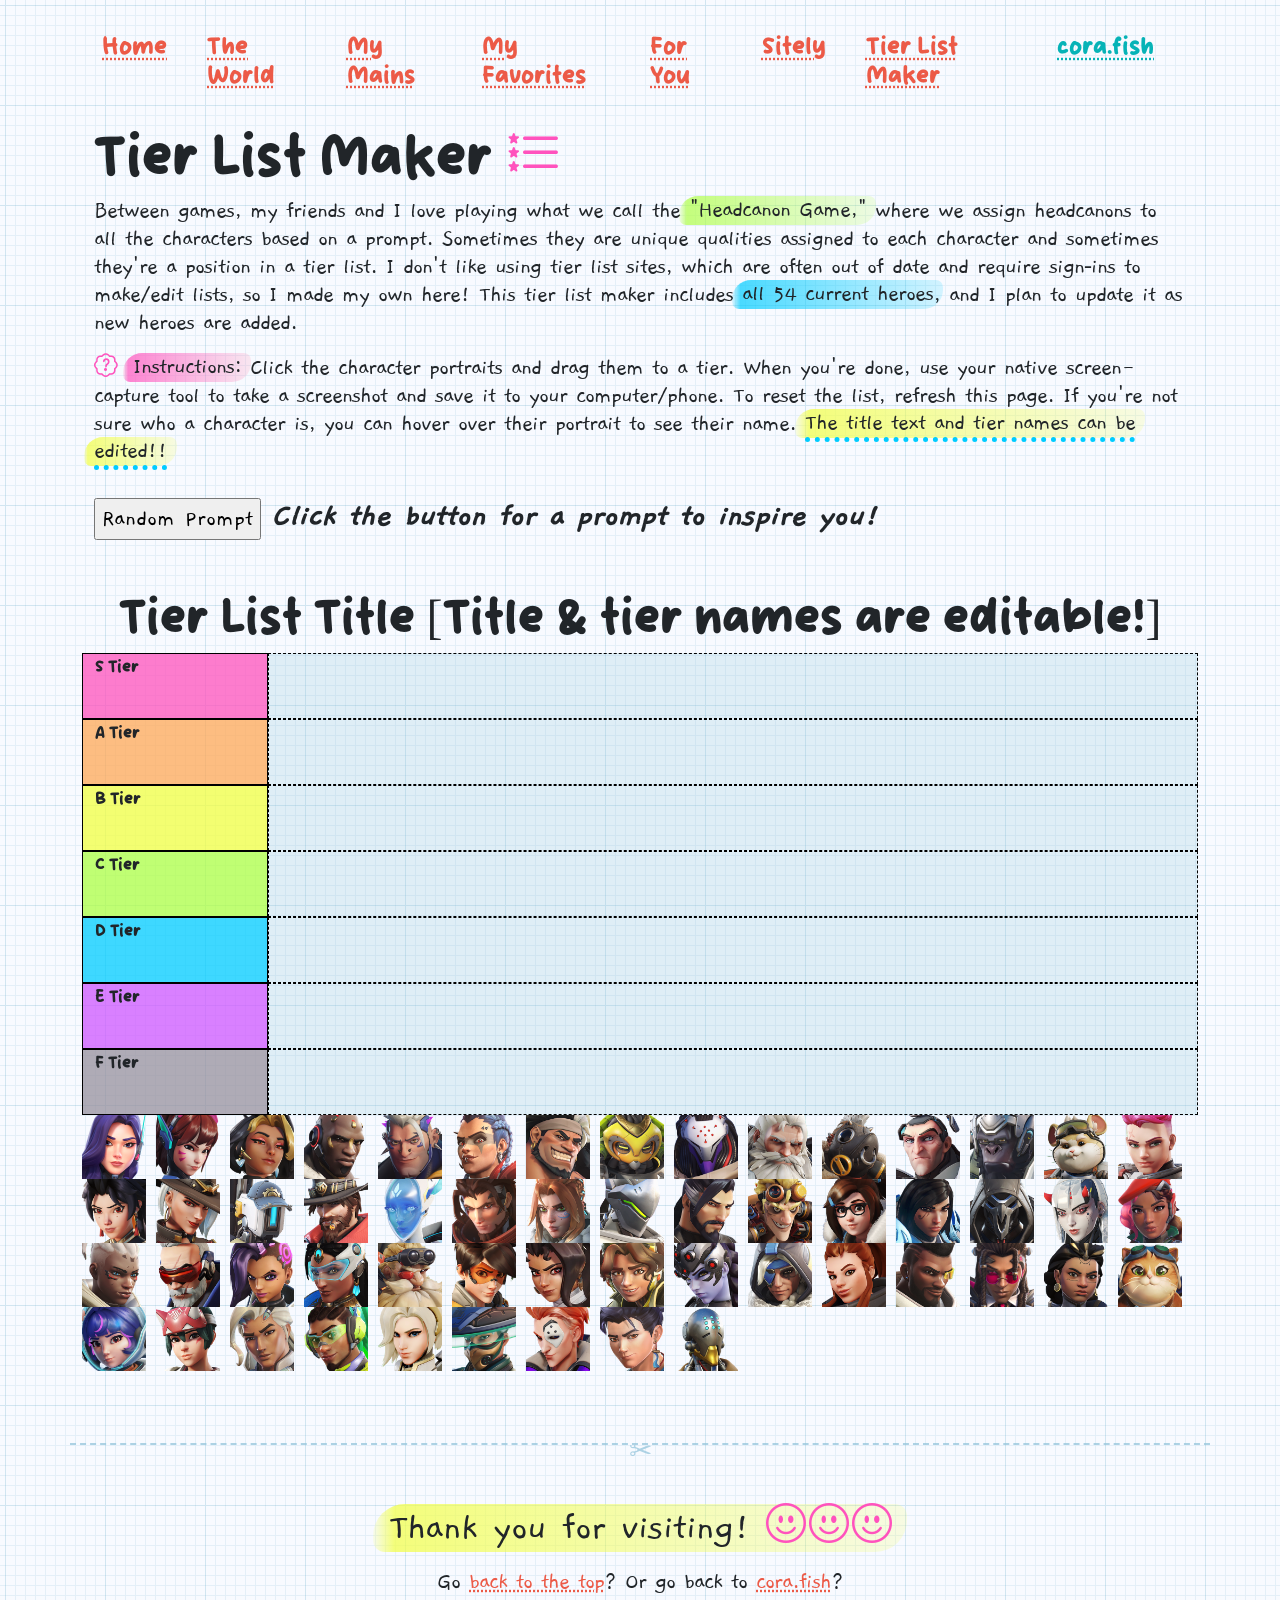
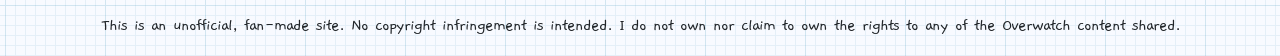
<file: tierlist.html>
<!DOCTYPE html>
<html lang="en" data-bs-theme="light">
  <head>
    <meta charset="UTF-8">
    <meta name="viewport" content="width=device-width, initial-scale=1.0">
    <title>tier list maker | heroes | an overwatch shrine</title>
    <meta property="og:title" content="tier list maker | heroes | an overwatch shrine">
    <meta property="og:type" content="website" />
    <meta property="og:image" content="images\pixelsafari_stars_shooting.gif">
    <meta property="og:url" content="https://heroes.cora.fish">
    <meta property="og:description" content="cora's overwatch shrine">
    <link rel="icon" type="image/x-icon" href="images\pixelsafari_stars_shooting.gif">
    <link href="https://cdn.jsdelivr.net/npm/bootstrap@5.3.8/dist/css/bootstrap.min.css" rel="stylesheet" integrity="sha384-sRIl4kxILFvY47J16cr9ZwB07vP4J8+LH7qKQnuqkuIAvNWLzeN8tE5YBujZqJLB" crossorigin="anonymous">
    <link href="style/style.css" rel="stylesheet">
    <link rel="stylesheet" href="https://cdn.jsdelivr.net/npm/bootstrap-icons@1.13.1/font/bootstrap-icons.min.css">
    <script src="scripts/includes.js"></script>
    <script src="https://cdn.jsdelivr.net/npm/bootstrap@5.0.2/dist/js/bootstrap.bundle.min.js"></script>
  </head>
  <body>
        <div class="container min-vh-100">
        <div w3-include-html="nav.html"></div>
        <!--START TIER LISTS-->
        <div class="row" id="tierlists">
            <div class="col mt-0 mb-4 ps-4 pe-4">
                <h1>Tier List Maker <i class="bi bi-list-stars"></i></h1>
                <p>Between games, my friends and I love playing what we call the <mark class="mark-green">"Headcanon Game,"</mark> where we assign headcanons to all the characters based on a prompt. Sometimes they are unique qualities assigned to each character and sometimes they're a position in a tier list. I don't like using tier list sites, which are often out of date and require sign&#8209;ins to make/edit lists, so I made my own here! This tier list maker includes <mark class="mark-blue">all 54 current heroes</mark>, and I plan to update it as new heroes are added.</p>
                <p><i class="bi bi-patch-question pe-3"></i><mark class="mark-pink">Instructions:</mark> Click the character portraits and drag them to a tier. When you're done, use your native screen-capture tool to take a screenshot and save it to your computer/phone. To reset the list, refresh this page. If you're not sure who a character is, you can hover over their portrait to see their name. <mark class="mark-yellow"><u>The title text and tier names can be edited!!</u></mark></p>
                <input type="button" class="mt-3" id="btnPrompt" value="Random Prompt" onclick="GetValue();"/> <span class="display-5 fst-italic fw-bold" id="prompt">Click the button for a prompt to inspire you!</span>
                <script>
                    function GetValue()
                    {
                        var myarray= new Array("Best Ultimate Abilities","Most Fun to Play","Least Fun to Play Against","Steepness of Learning Curve","Most Pleasant on a First Date","Most Enjoyable to Sit Next to on an Airplane","Level of Mario Kart Skill","How Well They Handle Spicy Food","Level of Cooking Skill","Level of Skill with Technology","Most Capable of Assembling IKEA Furniture","Amount of Thought Put into Your Birthday Gift","How Good of a Driver They Are","Where They Sit in the Car During a Road Trip","How Good of a Roommate They Would Be", "What Type of Bender Would They Be (i.e., in the Avatar: The Last Airbender universe)?");
                        var random = myarray[Math.floor(Math.random() * myarray.length)];
                    document.getElementById("prompt").innerHTML=random;
                    }
                </script>
                    <h2 class="text-center mt-5" contenteditable="true">Tier List Title [Title &amp; tier names are editable!]</h2>
                    <div class="row">
                        <div class="col-2 text-break tier-rank letter s" contenteditable="true">S Tier<br></div>
                        <div class="col tierlist" ondrop="drop(event)" ondragover="allowDrop(event)"></div>
                    </div>
                    <div class="row">
                        <div class="col-2 text-break tier-rank letter a" contenteditable="true">A Tier<br></div>
                        <div class="col tierlist" ondrop="drop(event)" ondragover="allowDrop(event)"></div>
                    </div>
                    <div class="row">
                        <div class="col-2 text-break tier-rank letter b" contenteditable="true">B Tier<br></div>
                        <div class="col tierlist" ondrop="drop(event)" ondragover="allowDrop(event)"></div>
                    </div>
                    <div class="row">
                        <div class="col-2 text-break tier-rank letter c" contenteditable="true">C Tier<br></div>
                        <div class="col tierlist" ondrop="drop(event)" ondragover="allowDrop(event)"></div>
                    </div>
                    <div class="row">
                        <div class="col-2 text-break tier-rank letter d" contenteditable="true">D Tier<br></div>
                        <div class="col tierlist" ondrop="drop(event)" ondragover="allowDrop(event)"></div>
                    </div>
                    <div class="row">
                        <div class="col-2 text-break tier-rank letter e" contenteditable="true">E Tier<br></div>
                        <div class="col tierlist" ondrop="drop(event)" ondragover="allowDrop(event)"></div>
                    </div>
                    <div class="row">
                        <div class="col-2 text-break tier-rank letter f" contenteditable="true">F Tier<br></div>
                        <div class="col tierlist" ondrop="drop(event)" ondragover="allowDrop(event)"></div>
                    </div>
                    <div class="row">
                        <div class="col deposit p-0" ondrop="drop(event)" ondragover="allowDrop(event)">
                                <img id="tier-Dmon" src="images/Icon-D.Mon.webp" title="D.Mon" draggable="true" ondragstart="drag(event)" height="64px" loading="lazy">
                                <img id="tier-Dva" src="images/Icon-D.Va.webp" title="D.Va" draggable="true" ondragstart="drag(event)" height="64px" loading="lazy">
                                <img id="tier-Domina" src="images/Icon-Domina.webp" title="Domina" draggable="true" ondragstart="drag(event)" height="64px" loading="lazy">
                                <img id="tier-Doom" src="images/Icon-Doomfist.webp" title="Doomfist" draggable="true" ondragstart="drag(event)" height="64px" loading="lazy">
                                <img id="tier-Hazard" src="images/Icon-Hazard.webp" title="Hazard" draggable="true" ondragstart="drag(event)" height="64px" loading="lazy">
                                <img id="tier-JQ" src="images/Icon-Junker_Queen.webp" title="Junker Queen" draggable="true" ondragstart="drag(event)" height="64px" loading="lazy">
                                <img id="tier-Mauga" src="images/Icon-Mauga.webp"  title="Mauga" draggable="true" ondragstart="drag(event)" height="64px" loading="lazy">
                                <img id="tier-Orisa" src="images/Icon-Orisa.webp" title="Orisa" draggable="true" ondragstart="drag(event)" height="64px" loading="lazy">
                                <img id="tier-Ramattra" src="images/Icon-Ramattra.webp" title="Ramattra" draggable="true" ondragstart="drag(event)" height="64px" loading="lazy">
                                <img id="tier-Rein" src="images/Icon-Reinhardt.webp" title="Reinhardt" draggable="true" ondragstart="drag(event)" height="64px" loading="lazy">
                                <img id="tier-Roadhog" src="images/Icon-Roadhog.webp" title="Roadhog" draggable="true" ondragstart="drag(event)" height="64px" loading="lazy">
                                <img id="tier-Sigma" src="images/Icon-Sigma.webp" title="Sigma" draggable="true" ondragstart="drag(event)" height="64px" loading="lazy">
                                <img id="tier-Winston" src="images/Icon-Winston.webp" title="Winston" draggable="true" ondragstart="drag(event)" height="64px" loading="lazy">
                                <img id="tier-Wreckingball" src="images/Icon-Wrecking_Ball.webp" title="Wrecking Ball" draggable="true" ondragstart="drag(event)" height="64px" loading="lazy">
                                <img id="tier-Zarya" src="images/Icon-Zarya.webp" title="Zarya" draggable="true" ondragstart="drag(event)" height="64px" loading="lazy">
                                <img id="tier-Anran" src="images/Icon-Anran.webp" title="Anran" draggable="true" ondragstart="drag(event)" height="64px" loading="lazy">
                                <img id="tier-Ashe" src="images/Icon-Ashe.webp" title="Ashe" draggable="true" ondragstart="drag(event)" height="64px" loading="lazy">
                                <img id="tier-Bastion" src="images/Icon-Bastion.webp" title="Bastion" draggable="true" ondragstart="drag(event)" height="64px" loading="lazy">
                                <img id="tier-Cassidy" src="images/Icon-Cassidy.webp" title="Cassidy" draggable="true" ondragstart="drag(event)" height="64px" loading="lazy">
                                <img id="tier-Echo" src="images/Icon-Echo.webp" title="Echo" draggable="true" ondragstart="drag(event)" height="64px" loading="lazy">
                                <img id="tier-Emre" src="images/Icon-Emre.webp" title="Emre" draggable="true" ondragstart="drag(event)" height="64px" loading="lazy">
                                <img id="tier-Freja" src="images/Icon-Freja.webp" title="Freja" draggable="true" ondragstart="drag(event)" height="64px" loading="lazy">
                                <img id="tier-Genji" src="images/Icon-Genji.webp" title="Genji" draggable="true" ondragstart="drag(event)" height="64px" loading="lazy">
                                <img id="tier-Hanzo" src="images/Icon-Hanzo.webp" title="Hanzo" draggable="true" ondragstart="drag(event)" height="64px" loading="lazy">
                                <img id="tier-Junkrat" src="images/Icon-Junkrat.webp" title="Junkrat" draggable="true" ondragstart="drag(event)" height="64px" loading="lazy">
                                <img id="tier-Mei" src="images/Icon-Mei.webp" title="Mei" draggable="true" ondragstart="drag(event)" height="64px" loading="lazy">
                                <img id="tier-Pharah" src="images/Icon-Pharah.webp" title="Pharah" draggable="true" ondragstart="drag(event)" height="64px" loading="lazy">
                                <img id="tier-Reaper" src="images/Icon-Reaper.webp" title="Reaper" draggable="true" ondragstart="drag(event)" height="64px" loading="lazy">
                                <img id="tier-Shion" src="images/Icon-Shion.webp" title="Shion" draggable="true" ondragstart="drag(event)" height="64px" loading="lazy">
                                <img id="tier-Sierra" src="images/Icon-Sierra.webp" title="Sierra" draggable="true" ondragstart="drag(event)" height="64px" loading="lazy">
                                <img id="tier-Sojourn" src="images/Icon-Sojourn.webp" title="Sojourn" draggable="true" ondragstart="drag(event)" height="64px" loading="lazy">
                                <img id="tier-76" src="images/Icon-Soldier_76.webp" title="Soldier 76" draggable="true" ondragstart="drag(event)" height="64px" loading="lazy">
                                <img id="tier-Sombra" src="images/Icon-Sombra.webp" title="Sombra" draggable="true" ondragstart="drag(event)" height="64px" loading="lazy">
                                <img id="tier-Sym" src="images/Icon-Symmetra.webp" title="Symmetra" draggable="true" ondragstart="drag(event)" height="64px" loading="lazy">
                                <img id="tier-Torb" src="images/Icon-Torbjörn.webp" title="Torbj&ouml;rn" draggable="true" ondragstart="drag(event)" height="64px" loading="lazy">
                                <img id="tier-Tracer" src="images/Icon-Tracer.webp" title="Tracer" draggable="true" ondragstart="drag(event)" height="64px" loading="lazy">
                                <img id="tier-Vendetta" src="images/Icon-Vendetta.webp" title="Vendetta" draggable="true" ondragstart="drag(event)" height="64px" loading="lazy">
                                <img id="tier-Venture" src="images/Icon-Venture.webp" title="Venture" draggable="true" ondragstart="drag(event)" height="64px" loading="lazy">
                                <img id="tier-Widowmaker" src="images/Icon-Widowmaker.webp" title="Widowmaker" draggable="true" ondragstart="drag(event)" height="64px" loading="lazy">
                                <img id="tier-Ana" src="images/Icon-Ana.webp" title="Ana" draggable="true" ondragstart="drag(event)" height="64px" loading="lazy">
                                <img id="tier-Brig" src="images/Icon-Brigitte.webp" title="Brigitte" draggable="true" ondragstart="drag(event)" height="64px" loading="lazy">
                                <img id="tier-Bap" src="images/Icon-Baptiste.webp" title="Baptiste" draggable="true" ondragstart="drag(event)" height="64px" loading="lazy">
                                <img id="tier-Doctrine" src="images/Icon-Doctrine.webp" title="Doctrine" draggable="true" ondragstart="drag(event)" height="64px" loading="lazy">
                                <img id="tier-Illari" src="images/Icon-Illari.webp" title="Illari" draggable="true" ondragstart="drag(event)" height="64px" loading="lazy">
                                <img id="tier-JetpackCat" src="images/Icon-Jetpack_Cat.webp" title="Jetpack Cat" draggable="true" ondragstart="drag(event)" height="64px" loading="lazy">
                                <img id="tier-Juno" src="images/Icon-Juno.webp" title="Juno" draggable="true" ondragstart="drag(event)" height="64px" loading="lazy">
                                <img id="tier-Kiriko" src="images/Icon-kiriko.webp" title="Kiriko" draggable="true" ondragstart="drag(event)" height="64px" loading="lazy">
                                <img id="tier-LW" src="images/Icon-Lifeweaver.webp" title="Lifeweaver" draggable="true" ondragstart="drag(event)" height="64px" loading="lazy">
                                <img id="tier-Lucio" src="images/Icon-Lúcio.webp" title="Lucio" draggable="true" ondragstart="drag(event)" height="64px" loading="lazy">
                                <img id="tier-Mercy" src="images/Icon-Mercy.webp" title="Mercy" draggable="true" ondragstart="drag(event)" height="64px" loading="lazy">
                                <img id="tier-Mizuki" src="images/Icon-Mizuki.webp" title="Mizuki" draggable="true" ondragstart="drag(event)" height="64px" loading="lazy">
                                <img id="tier-Moira" src="images/Icon-Moira.webp" title="Moira" draggable="true" ondragstart="drag(event)" height="64px" loading="lazy">
                                <img id="tier-Wuyang" src="images/Icon-Wuyang.webp" title="Wuyang" draggable="true" ondragstart="drag(event)" height="64px" loading="lazy">
                                <img id="tier-Zen" src="images/Icon-Zenyatta.webp" title="Zenyatta" draggable="true" ondragstart="drag(event)" height="64px" loading="lazy">
                            </div>
                    </div>
            <script>
                function allowDrop(ev) {
                    ev.preventDefault();
                }
                function drag(ev) {
                    ev.dataTransfer.setData("text", ev.target.id);
                }
                function drop(ev) {
                    ev.preventDefault();
                    var data = ev.dataTransfer.getData("text");
                    var target = ev.target;
                    // Only append the dragged element if the target is the intended container
                    if (target.classList.contains('tierlist') || target.classList.contains('deposit')) {
                        target.appendChild(document.getElementById(data));
                    }
                }
            </script>
        </div>
            <hr class="opacity-75 mt-5">
        </div>
        <!--END TIER LISTS-->
        <div w3-include-html="footer.html"></div>
        <script>includeHTML();</script>
    </body>
</html>
</file>
<file: style/style.css>
@font-face {
  font-family: Litte Salty;
  src: url(LitteSalty.otf);
}

@font-face {
  font-family: Gaegu;
  src: url(Gaegu-Regular.ttf);
}

body {
  font-family: Gaegu;
  font-size: 1.5rem;
  background-color: #f8faff;
  background-image: url("data:image/svg+xml,%3Csvg xmlns='http://www.w3.org/2000/svg' width='100' height='100' viewBox='0 0 100 100'%3E%3Cg fill-rule='evenodd'%3E%3Cg fill='%2395c5dc' fill-opacity='0.4'%3E%3Cpath opacity='.5' d='M96 [base64] 0v-9h-9v9h9zm-10 0v-9h-9v9h9zm-10 0v-9h-9v9h9zm-10 0v-9h-9v9h9zm-10 0v-9h-9v9h9zm-10 0v-9h-9v9h9zm-10 0v-9h-9v9h9zm-10 0v-9h-9v9h9zm-9-10h9v-9h-9v9zm10 0h9v-9h-9v9zm10 0h9v-9h-9v9zm10 0h9v-9h-9v9zm10 0h9v-9h-9v9zm10 0h9v-9h-9v9zm10 0h9v-9h-9v9zm10 0h9v-9h-9v9zm9-10v-9h-9v9h9zm-10 0v-9h-9v9h9zm-10 0v-9h-9v9h9zm-10 0v-9h-9v9h9zm-10 0v-9h-9v9h9zm-10 0v-9h-9v9h9zm-10 0v-9h-9v9h9zm-10 0v-9h-9v9h9zm-9-10h9v-9h-9v9zm10 0h9v-9h-9v9zm10 0h9v-9h-9v9zm10 0h9v-9h-9v9zm10 0h9v-9h-9v9zm10 0h9v-9h-9v9zm10 0h9v-9h-9v9zm10 0h9v-9h-9v9zm9-10v-9h-9v9h9zm-10 0v-9h-9v9h9zm-10 0v-9h-9v9h9zm-10 0v-9h-9v9h9zm-10 0v-9h-9v9h9zm-10 0v-9h-9v9h9zm-10 0v-9h-9v9h9zm-10 0v-9h-9v9h9zm-9-10h9v-9h-9v9zm10 0h9v-9h-9v9zm10 0h9v-9h-9v9zm10 0h9v-9h-9v9zm10 0h9v-9h-9v9zm10 0h9v-9h-9v9zm10 0h9v-9h-9v9zm10 0h9v-9h-9v9zm9-10v-9h-9v9h9zm-10 0v-9h-9v9h9zm-10 0v-9h-9v9h9zm-10 0v-9h-9v9h9zm-10 0v-9h-9v9h9zm-10 0v-9h-9v9h9zm-10 0v-9h-9v9h9zm-10 0v-9h-9v9h9zm-9-10h9v-9h-9v9zm10 0h9v-9h-9v9zm10 0h9v-9h-9v9zm10 0h9v-9h-9v9zm10 0h9v-9h-9v9zm10 0h9v-9h-9v9zm10 0h9v-9h-9v9zm10 0h9v-9h-9v9z'/%3E%3Cpath d='M6 5V0H5v5H0v1h5v94h1V6h94V5H6z'/%3E%3C/g%3E%3C/g%3E%3C/svg%3E");
}

.display-1 {
  font-family: Litte Salty;
  font-size: 3.5rem;
}

.display-4 {
  font-size: 2.5rem;
}

.display-5 {
  font-size: 2rem;
}

h1, .h1 {
  font-family: Litte Salty;
  font-size: 3.5rem;
}

h2, .h2 {
  font-family: Litte Salty;
  font-size: 3rem;
} 

h3, .h3 {
  font-family: Litte Salty;
  font-size: 2.2rem;
} 

h4, h5, .h4, .h5 {
  font-family: Litte Salty;
}

p {
  letter-spacing: -1px;
  line-height: 28px;
}

.tiny-text {
  font-size: 1.1rem;
}

b, .tier-rank {
  font-family: Litte Salty;
  font-size: 1.05rem;
  letter-spacing: 0px;
}

u {
  text-decoration: 5px dotted underline rgb(0, 204, 255);
  text-underline-offset: 7px;
}

i {
  color: rgb(255, 82, 189)
}

mark {
  margin: 0 -0.4em;
  padding: 0.1em 0.4em;
  border-radius: 0.8em 0.3em;
  background: transparent;
  -webkit-box-decoration-break: clone;
  box-decoration-break: clone;
}

mark, .mark-yellow {
  background-image: linear-gradient(
    to right,
    rgba(242, 255, 66, 0.1),
    rgba(242, 255, 66, 0.7) 4%,
    rgba(242, 255, 66, 0.15)
  );
}

mark, .mark-pink {
  background-image: linear-gradient(
    to right,
    rgba(255, 117, 158, 0.1),
    rgba(255, 82, 189, 0.7) 4%,
    rgba(255, 117, 158, 0.15)
  );
}

mark, .mark-blue {
  background-image: linear-gradient(
    to right,
    rgba(0, 204, 255, 0.1),
    rgba(0, 204, 255, 0.7) 4%,
    rgba(0, 204, 255, 0.15)
  );
}

mark, .mark-green {
  background-image: linear-gradient(
    to right,
    rgba(174, 255, 69, 0.1),
    rgba(174, 255, 69, 0.7) 4%,
    rgba(174, 255, 69, 0.15)
  );
}

mark, .mark-orange {
  background-image: linear-gradient(
    to right,
    rgba(255, 168, 87, 0.1),
    rgba(255, 168, 87, 0.7) 4%,
    rgba(255, 168, 87, 0.15)
  );
}

a {
  color: rgb(236, 90, 71) !important;
  text-decoration-style: dotted;
}

a:hover {
  color: rgb(172, 43, 26) !important;
}

.nav-link {
  color: rgb(236, 90, 71) !important;
  text-decoration-line: underline;
  text-decoration-style: dotted;
  text-underline-offset: 4px;
}

.nav-link:hover {
  color: black !important;
  background-image: linear-gradient(
    to right,
    rgba(242, 255, 66, 0.1),
    rgba(242, 255, 66, 0.7) 4%,
    rgba(242, 255, 66, 0.15)
  );
}

.nav-text {
  font-family: Litte Salty;
  font-size: .9rem;
}

.corafish {
  color: rgb(6, 179, 183) !important;
}

.sticker {
  -webkit-filter:
    drop-shadow(2px 0px 0px white)
    drop-shadow(-2px 0px 0px white)
    drop-shadow(0px -2px 0px white)
    drop-shadow(0px 2px 0px white);
  filter: 
    drop-shadow(2px 0px 0px white)
    drop-shadow(-2px 0px 0px white)
    drop-shadow(0px -2px 0px white)
    drop-shadow(0px 2px 0px white);
}

.text-shadow {
  -webkit-filter: drop-shadow(2px 2px 2px black);
  filter: drop-shadow(2px 2px 2px black);
}

.tape {
  background-image: linear-gradient(
    to right,
    rgba(176, 176, 206, 0.15),
    rgba(176, 176, 206, 0.35) 10%,
    rgba(176, 176, 206, 0.15)
  );
}

.bg-pink {
  background-color: rgb(250, 227, 234);
}

.bg-yellow {
  background-color: rgb(250, 244, 227);
}

.bg-blue {
  background-color: rgb(215, 238, 245);
}

.bg-purple {
  background-color: rgb(234, 215, 245);
}

.bg-green {
  background-color: rgb(227, 245, 215);
}

.papershadow, .carousel {
  box-shadow: 4px 4px 0px rgba(24, 33, 37, 0.25);
  border: 1px solid rgba(214, 141, 163, 0.35);
}

hr {
  border: 0;
  border-top: 2px dashed rgb(149, 197, 220);
  text-align: center;
}

hr:after {
  content: '\002702';
  display: inline-block;
  position: relative;
  top: -13px;
  padding: 0 3px;
  color: rgb(149, 197, 220);
  font-size: 28px;
}

.w-30 {
  width: 30%;
}

.w-40 {
  width: 40%;
}

.w-85 {
  width: 85%;
}

.tierlist {
  border: 1px dashed black;
        min-height: 66px;
  background-color: rgba(149, 197, 220, .25);
}

.letter {
  border: 1px solid black;
        min-height: 66px;
}

.letter.s {
  background-color: rgba(255, 82, 189, .75)
}

.letter.a {
  background-color: rgba(255, 168, 87, .75)
}

.letter.b {
  background-color: rgba(242, 255, 66, .75)
}

.letter.c {
  background-color: rgba(174, 255, 69, .75)
}

.letter.d {
  background-color: rgba(0, 204, 255, .75)
}

.letter.e {
  background-color: rgba(207, 87, 255, .75)
}

.letter.f {
  background-color: rgba(151, 145, 158, 0.75)
}
.deposit {
  border: none;
}
</file>
<file: public/style/style.css>
@font-face {
  font-family: Litte Salty;
  src: url(LitteSalty.otf);
}

@font-face {
  font-family: Gaegu;
  src: url(Gaegu-Regular.ttf);
}

body {
  font-family: Gaegu;
  font-size: 1.5rem;
  background-color: #f8faff;
  background-image: url("data:image/svg+xml,%3Csvg xmlns='http://www.w3.org/2000/svg' width='100' height='100' viewBox='0 0 100 100'%3E%3Cg fill-rule='evenodd'%3E%3Cg fill='%2395c5dc' fill-opacity='0.4'%3E%3Cpath opacity='.5' d='M96 [base64] 0v-9h-9v9h9zm-10 0v-9h-9v9h9zm-10 0v-9h-9v9h9zm-10 0v-9h-9v9h9zm-10 0v-9h-9v9h9zm-10 0v-9h-9v9h9zm-10 0v-9h-9v9h9zm-10 0v-9h-9v9h9zm-9-10h9v-9h-9v9zm10 0h9v-9h-9v9zm10 0h9v-9h-9v9zm10 0h9v-9h-9v9zm10 0h9v-9h-9v9zm10 0h9v-9h-9v9zm10 0h9v-9h-9v9zm10 0h9v-9h-9v9zm9-10v-9h-9v9h9zm-10 0v-9h-9v9h9zm-10 0v-9h-9v9h9zm-10 0v-9h-9v9h9zm-10 0v-9h-9v9h9zm-10 0v-9h-9v9h9zm-10 0v-9h-9v9h9zm-10 0v-9h-9v9h9zm-9-10h9v-9h-9v9zm10 0h9v-9h-9v9zm10 0h9v-9h-9v9zm10 0h9v-9h-9v9zm10 0h9v-9h-9v9zm10 0h9v-9h-9v9zm10 0h9v-9h-9v9zm10 0h9v-9h-9v9zm9-10v-9h-9v9h9zm-10 0v-9h-9v9h9zm-10 0v-9h-9v9h9zm-10 0v-9h-9v9h9zm-10 0v-9h-9v9h9zm-10 0v-9h-9v9h9zm-10 0v-9h-9v9h9zm-10 0v-9h-9v9h9zm-9-10h9v-9h-9v9zm10 0h9v-9h-9v9zm10 0h9v-9h-9v9zm10 0h9v-9h-9v9zm10 0h9v-9h-9v9zm10 0h9v-9h-9v9zm10 0h9v-9h-9v9zm10 0h9v-9h-9v9zm9-10v-9h-9v9h9zm-10 0v-9h-9v9h9zm-10 0v-9h-9v9h9zm-10 0v-9h-9v9h9zm-10 0v-9h-9v9h9zm-10 0v-9h-9v9h9zm-10 0v-9h-9v9h9zm-10 0v-9h-9v9h9zm-9-10h9v-9h-9v9zm10 0h9v-9h-9v9zm10 0h9v-9h-9v9zm10 0h9v-9h-9v9zm10 0h9v-9h-9v9zm10 0h9v-9h-9v9zm10 0h9v-9h-9v9zm10 0h9v-9h-9v9z'/%3E%3Cpath d='M6 5V0H5v5H0v1h5v94h1V6h94V5H6z'/%3E%3C/g%3E%3C/g%3E%3C/svg%3E");
}

.display-1 {
  font-family: Litte Salty;
  font-size: 3.5rem;
}

.display-4 {
  font-size: 2.5rem;
}

.display-5 {
  font-size: 2rem;
}

h1, .h1 {
  font-family: Litte Salty;
  font-size: 3.5rem;
}

h2, .h2 {
  font-family: Litte Salty;
  font-size: 2.2rem;
} 

h3, h4, h5, .h3, .h4, .h5 {
  font-family: Litte Salty;
}

p {
  letter-spacing: -1px;
  line-height: 28px;
}

.tiny-text {
  font-size: 1.1rem;
}

b, .tier-rank {
  font-family: Litte Salty;
  font-size: 1.05rem;
  letter-spacing: 0px;
}

u {
  text-decoration: 5px dotted underline rgb(0, 204, 255);
  text-underline-offset: 7px;
}

i {
  color: rgb(255, 82, 189)
}

mark {
  margin: 0 -0.4em;
  padding: 0.1em 0.4em;
  border-radius: 0.8em 0.3em;
  background: transparent;
  -webkit-box-decoration-break: clone;
  box-decoration-break: clone;
}

mark, .mark-yellow {
  background-image: linear-gradient(
    to right,
    rgba(242, 255, 66, 0.1),
    rgba(242, 255, 66, 0.7) 4%,
    rgba(242, 255, 66, 0.15)
  );
}

mark, .mark-pink {
  background-image: linear-gradient(
    to right,
    rgba(255, 117, 158, 0.1),
    rgba(255, 82, 189, 0.7) 4%,
    rgba(255, 117, 158, 0.15)
  );
}

mark, .mark-blue {
  background-image: linear-gradient(
    to right,
    rgba(0, 204, 255, 0.1),
    rgba(0, 204, 255, 0.7) 4%,
    rgba(0, 204, 255, 0.15)
  );
}

mark, .mark-green {
  background-image: linear-gradient(
    to right,
    rgba(174, 255, 69, 0.1),
    rgba(174, 255, 69, 0.7) 4%,
    rgba(174, 255, 69, 0.15)
  );
}

mark, .mark-orange {
  background-image: linear-gradient(
    to right,
    rgba(255, 168, 87, 0.1),
    rgba(255, 168, 87, 0.7) 4%,
    rgba(255, 168, 87, 0.15)
  );
}

a {
  color: rgb(236, 90, 71) !important;
  text-decoration-style: dotted;
}

a:hover {
  color: rgb(172, 43, 26) !important;
}

.nav-link {
  color: rgb(236, 90, 71) !important;
  text-decoration-line: underline;
  text-decoration-style: dotted;
  text-underline-offset: 4px;
}

.nav-link:hover {
  color: black !important;
  background-image: linear-gradient(
    to right,
    rgba(242, 255, 66, 0.1),
    rgba(242, 255, 66, 0.7) 4%,
    rgba(242, 255, 66, 0.15)
  );
}

.nav-text {
  font-family: Litte Salty;
  font-size: .9rem;
}

.corafish {
  color: rgb(6, 179, 183) !important;
}

.sticker {
  -webkit-filter:
    drop-shadow(2px 0px 0px white)
    drop-shadow(-2px 0px 0px white)
    drop-shadow(0px -2px 0px white)
    drop-shadow(0px 2px 0px white);
  filter: 
    drop-shadow(2px 0px 0px white)
    drop-shadow(-2px 0px 0px white)
    drop-shadow(0px -2px 0px white)
    drop-shadow(0px 2px 0px white);
}

.text-shadow {
  -webkit-filter: drop-shadow(2px 2px 2px black);
  filter: drop-shadow(2px 2px 2px black);
}

.tape {
  background-image: linear-gradient(
    to right,
    rgba(176, 176, 206, 0.15),
    rgba(176, 176, 206, 0.35) 10%,
    rgba(176, 176, 206, 0.15)
  );
}

.bg-pink {
  background-color: rgb(250, 227, 234);
}

.bg-yellow {
  background-color: rgb(250, 244, 227);
}

.bg-blue {
  background-color: rgb(215, 238, 245);
}

.bg-purple {
  background-color: rgb(234, 215, 245);
}

.bg-green {
  background-color: rgb(227, 245, 215);
}

.papershadow, .carousel {
  box-shadow: 4px 4px 0px rgba(24, 33, 37, 0.25);
  border: 1px solid rgba(214, 141, 163, 0.35);
}

hr {
  border: 0;
  border-top: 2px dashed rgb(149, 197, 220);
  text-align: center;
}

hr:after {
  content: '\002702';
  display: inline-block;
  position: relative;
  top: -13px;
  padding: 0 3px;
  color: rgb(149, 197, 220);
  font-size: 28px;
}

.w-30 {
  width: 30%;
}

.w-40 {
  width: 40%;
}

.tierlist {
  border: 1px dashed black;
        min-height: 66px;
  background-color: rgba(149, 197, 220, .25);
}

.letter {
  border: 1px solid black;
        min-height: 66px;
}

.letter.s {
  background-color: rgba(255, 82, 189, .75)
}

.letter.a {
  background-color: rgba(255, 168, 87, .75)
}

.letter.b {
  background-color: rgba(242, 255, 66, .75)
}

.letter.c {
  background-color: rgba(174, 255, 69, .75)
}

.letter.d {
  background-color: rgba(0, 204, 255, .75)
}

.letter.e {
  background-color: rgba(207, 87, 255, .75)
}

.letter.f {
  background-color: rgba(151, 145, 158, 0.75)
}
.deposit {
  border: none;
}
</file>
